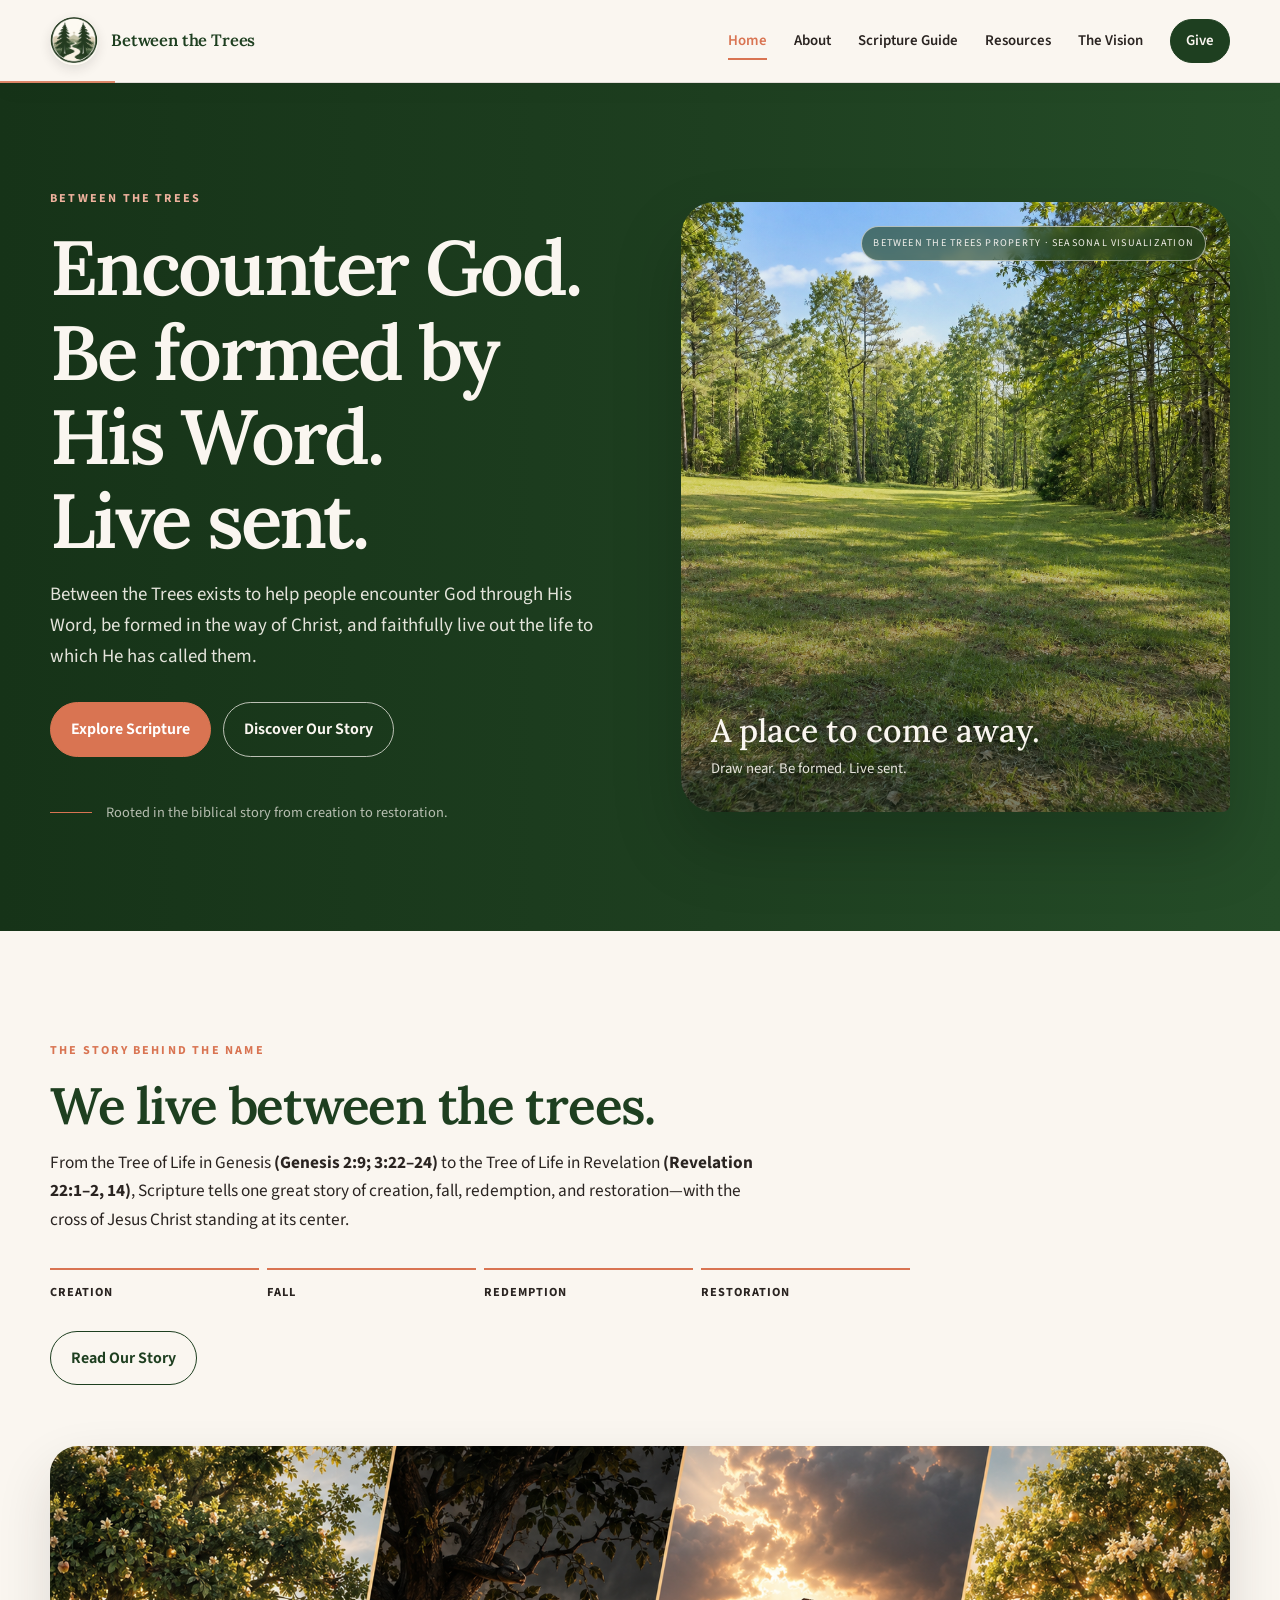
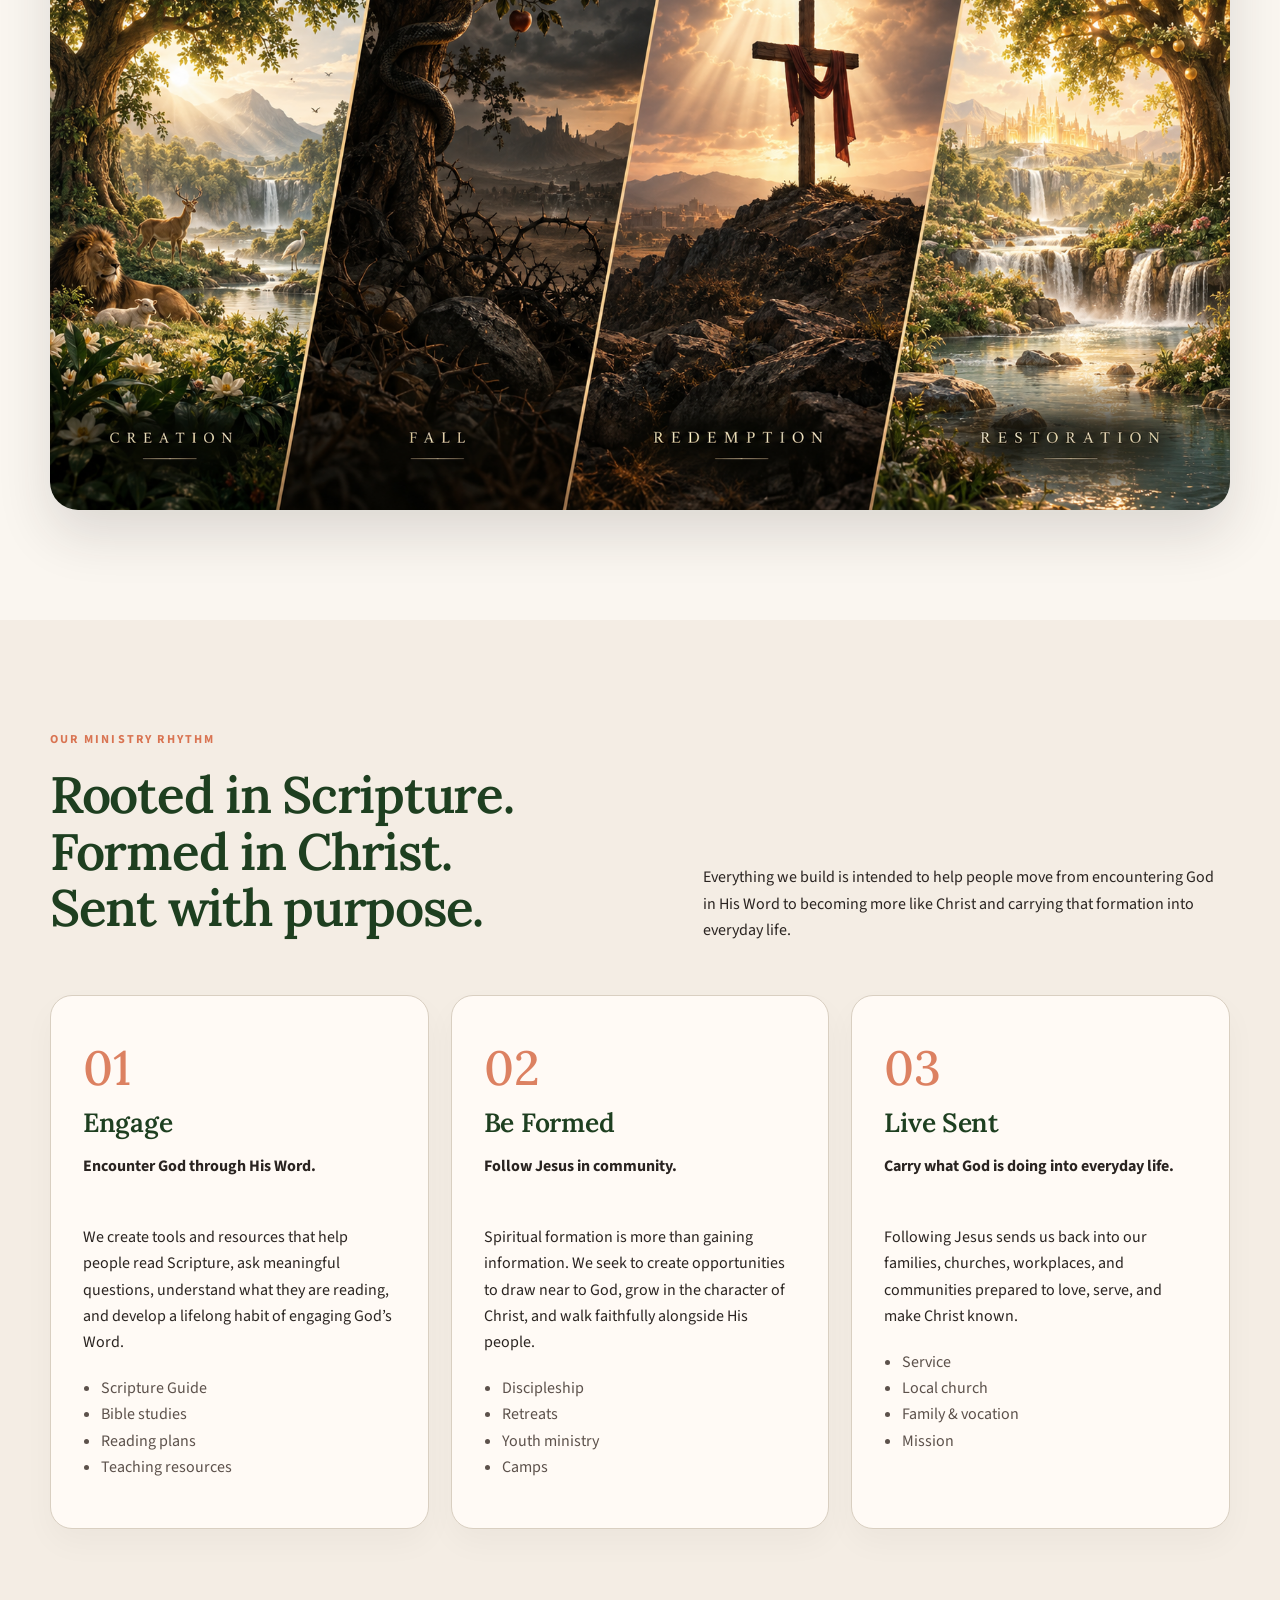
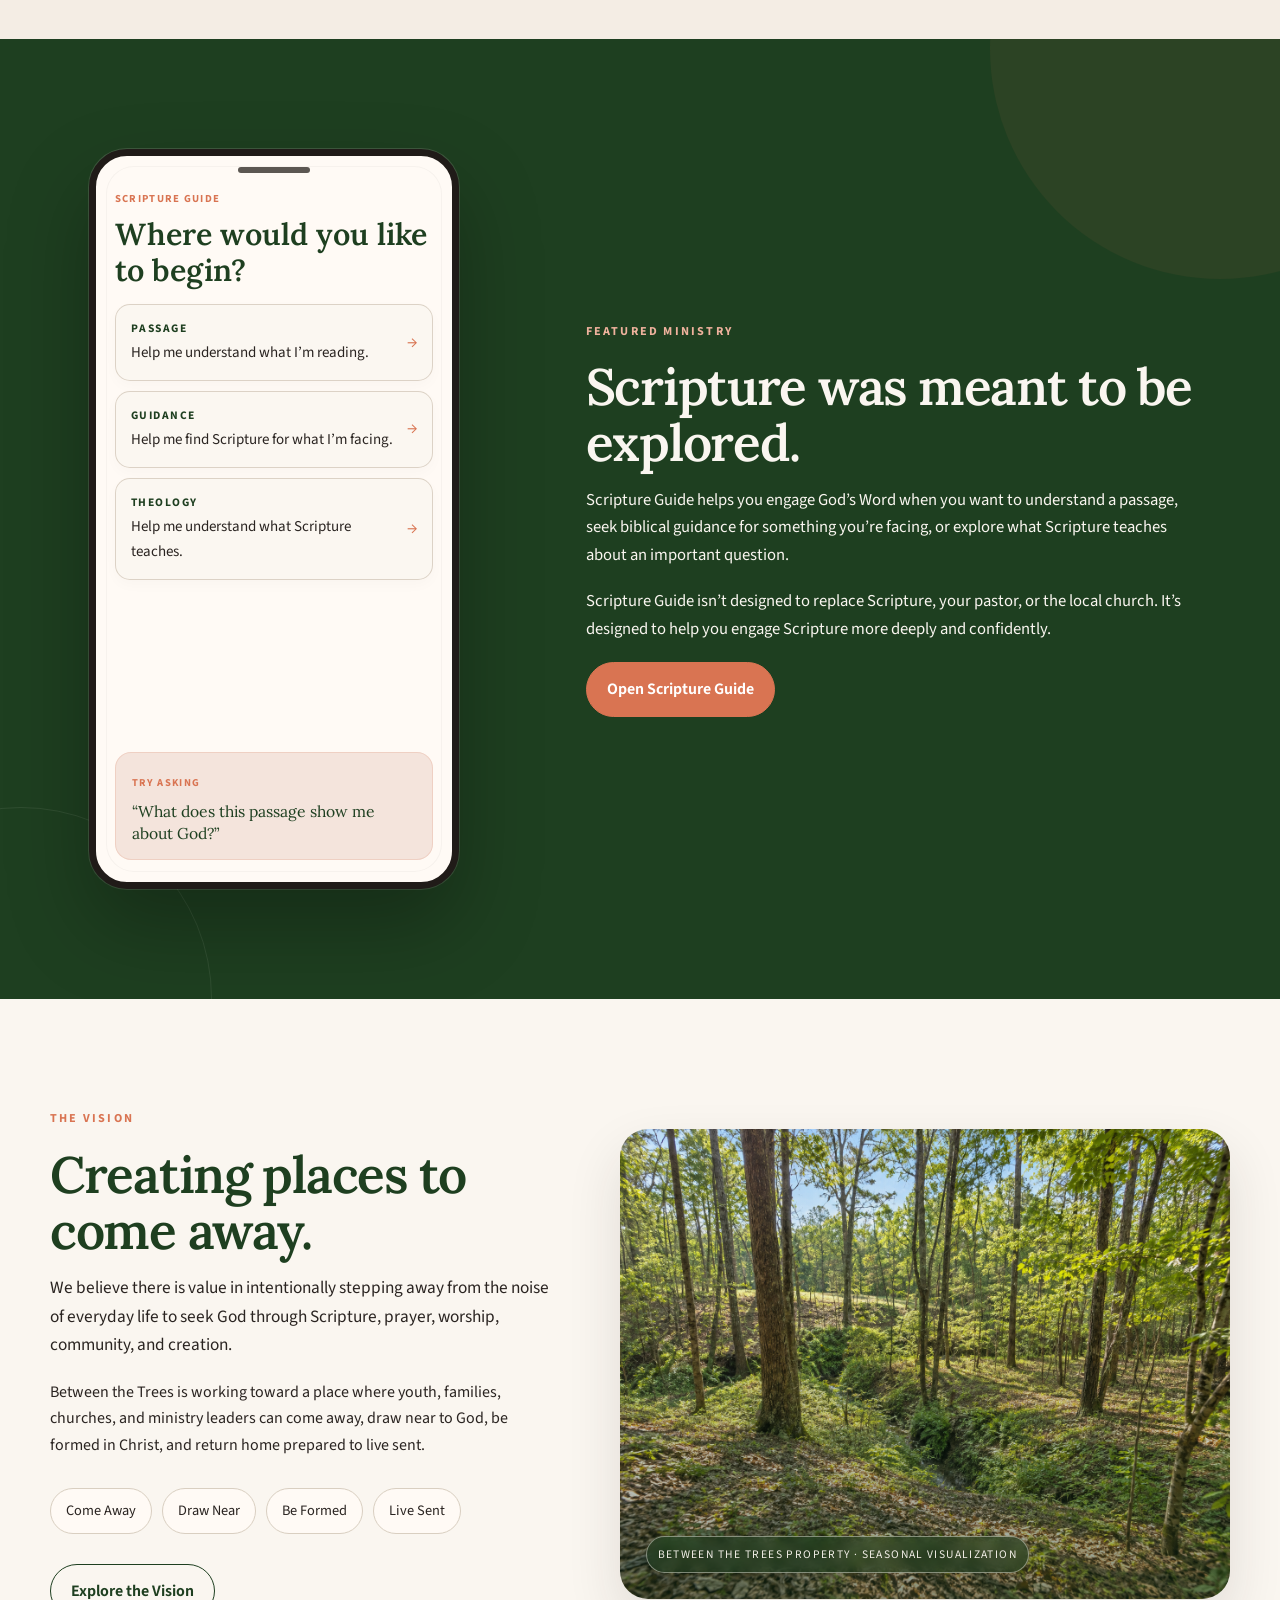
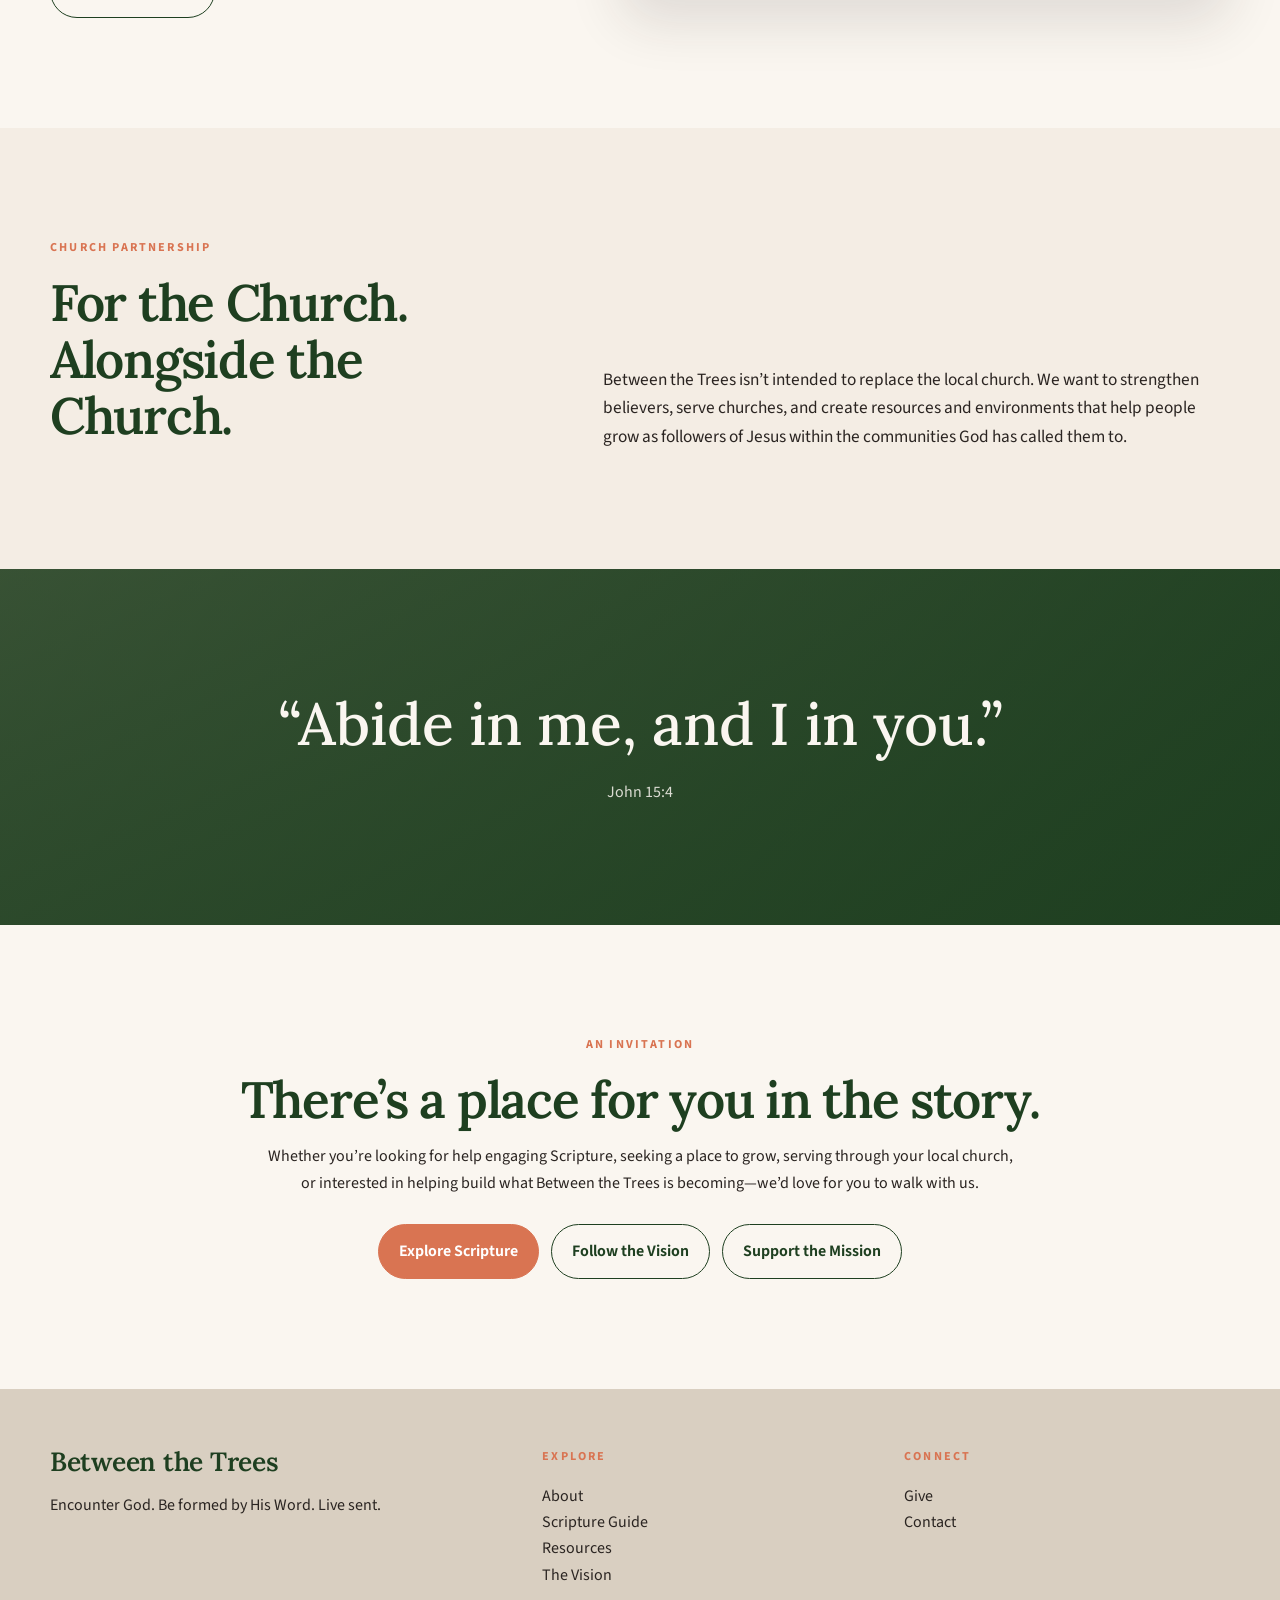
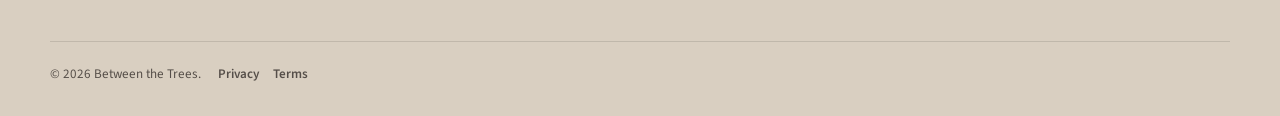
<file: index.html>
<!doctype html><html><head><meta charset="utf-8"><meta name="viewport" content="width=device-width,initial-scale=1"><title>Between the Trees</title><meta name="description" content="Helping people encounter God through Scripture, be formed in the way of Christ, and live faithfully for His purposes."><link rel="stylesheet" href="styles.css"></head><body>
<header><div class="container nav"><a class="brand" href="index.html"><span class="brand-mark"></span><span>Between the Trees</span></a><button class="menu" aria-label="Open menu">☰</button><nav class="navlinks"><a href="index.html">Home</a><a href="about.html">About</a><a href="scripture-guide.html">Scripture Guide</a><a href="resources.html">Resources</a><a href="vision.html">The Vision</a><a href="give.html">Give</a></nav></div></header>
<main><section class="hero"><div class="container"><div class="hero-shell"><div class="hero-copy"><div class="eyebrow hero-eyebrow">Between the Trees</div><h1>Encounter God.<br>Be formed by His Word.<br>Live sent.</h1><p class="lede">Between the Trees exists to help people encounter God through His Word, be formed in the way of Christ, and faithfully live out the life to which He has called them.</p><div class="actions"><a class="btn primary" href="scripture-guide.html">Explore Scripture</a><a class="btn secondary" href="#story">Discover Our Story</a></div><div class="hero-note"><span></span><p>Rooted in the biblical story from creation to restoration.</p></div></div><div class="hero-visual" role="img" aria-label="Seasonal visualization of the Between the Trees property"><div class="hero-photo-label">Between the Trees property · seasonal visualization</div><div class="hero-photo-caption"><strong>A place to come away.</strong><span>Draw near. Be formed. Live sent.</span></div></div></div></div></section>
<section class="section story-section" id="story"><div class="container story-grid"><div><div class="eyebrow">The story behind the name</div><h2>We live between the trees.</h2><p class="section-lede">From the Tree of Life in Genesis <strong>(Genesis 2:9; 3:22–24)</strong> to the Tree of Life in Revelation <strong>(Revelation 22:1–2, 14)</strong>, Scripture tells one great story of creation, fall, redemption, and restoration—with the cross of Jesus Christ standing at its center.</p><div class="timeline"><div>Creation</div><div>Fall</div><div>Redemption</div><div>Restoration</div></div><p style="margin-top:28px"><a class="btn secondary" href="about.html">Read Our Story</a></p></div><div class="story-visual"><div class="visual-caption">Tree of Life → Exile → Cross → Tree of Life</div></div></div></section>
<section class="section alt"><div class="container"><div class="section-heading"><div><div class="eyebrow">Our ministry rhythm</div><h2>Rooted in Scripture.<br>Formed in Christ.<br>Sent with purpose.</h2></div><p>Everything we build is intended to help people move from encountering God in His Word to becoming more like Christ and carrying that formation into everyday life.</p></div><div class="cards"><div class="card"><div class="num">01</div><h3>Engage</h3><p class="card-tag"><strong>Encounter God through His Word.</strong></p><p>We create tools and resources that help people read Scripture, ask meaningful questions, understand what they are reading, and develop a lifelong habit of engaging God’s Word.</p><ul><li>Scripture Guide</li><li>Bible studies</li><li>Reading plans</li><li>Teaching resources</li></ul></div><div class="card"><div class="num">02</div><h3>Be Formed</h3><p class="card-tag"><strong>Follow Jesus in community.</strong></p><p>Spiritual formation is more than gaining information. We seek to create opportunities to draw near to God, grow in the character of Christ, and walk faithfully alongside His people.</p><ul><li>Discipleship</li><li>Retreats</li><li>Youth ministry</li><li>Camps</li></ul></div><div class="card"><div class="num">03</div><h3>Live Sent</h3><p class="card-tag"><strong>Carry what God is doing into everyday life.</strong></p><p>Following Jesus sends us back into our families, churches, workplaces, and communities prepared to love, serve, and make Christ known.</p><ul><li>Service</li><li>Local church</li><li>Family & vocation</li><li>Mission</li></ul></div></div></div></section>
<section class="section guide"><div class="container"><div class="guide-shell"><div class="phone"><div class="kicker">Scripture Guide</div><div class="screen-title">Where would you like to begin?</div><div class="mode"><b>PASSAGE</b>Help me understand what I’m reading.</div><div class="mode"><b>GUIDANCE</b>Help me find Scripture for what I’m facing.</div><div class="mode"><b>THEOLOGY</b>Help me understand what Scripture teaches.</div><div class="phone-prompt"><span>Try asking</span><p>“What does this passage show me about God?”</p></div></div><div class="guide-copy"><div class="eyebrow">Featured ministry</div><h2>Scripture was meant to be explored.</h2><p>Scripture Guide helps you engage God’s Word when you want to understand a passage, seek biblical guidance for something you’re facing, or explore what Scripture teaches about an important question.</p><p>Scripture Guide isn’t designed to replace Scripture, your pastor, or the local church. It’s designed to help you engage Scripture more deeply and confidently.</p><a class="btn primary" href="scripture-guide.html">Open Scripture Guide</a></div></div></div></section>
<section class="section"><div class="container split vision-split"><div><div class="eyebrow">The vision</div><h2>Creating places to come away.</h2><p class="section-lede">We believe there is value in intentionally stepping away from the noise of everyday life to seek God through Scripture, prayer, worship, community, and creation.</p><p>Between the Trees is working toward a place where youth, families, churches, and ministry leaders can come away, draw near to God, be formed in Christ, and return home prepared to live sent.</p><div class="rhythm"><span>Come Away</span><span>Draw Near</span><span>Be Formed</span><span>Live Sent</span></div><a class="btn secondary" href="vision.html">Explore the Vision</a></div><div class="vision-visual" role="img" aria-label="Seasonal visualization of the wooded ravine on the Between the Trees property"><div class="visual-caption">Between the Trees property · seasonal visualization</div></div></div></section>
<section class="section church"><div class="container church-grid"><div><div class="eyebrow">Church partnership</div><h2>For the Church.<br>Alongside the Church.</h2></div><p>Between the Trees isn’t intended to replace the local church. We want to strengthen believers, serve churches, and create resources and environments that help people grow as followers of Jesus within the communities God has called them to.</p></div></section>
<section class="scripture"><div class="container"><blockquote>“Abide in me, and I in you.”</blockquote><cite>John 15:4</cite></div></section>
<section class="section invite"><div class="container"><div class="eyebrow">An invitation</div><h2>There’s a place for you in the story.</h2><p>Whether you’re looking for help engaging Scripture, seeking a place to grow, serving through your local church, or interested in helping build what Between the Trees is becoming—we’d love for you to walk with us.</p><div class="actions"><a class="btn primary" href="scripture-guide.html">Explore Scripture</a><a class="btn secondary" href="vision.html">Follow the Vision</a><a class="btn secondary" href="give.html">Support the Mission</a></div></div></section></main>
<footer><div class="container"><div class="footer-grid"><div><h3>Between the Trees</h3><p>Encounter God. Be formed by His Word. Live sent.</p></div><div><p class="eyebrow">Explore</p><p><a href="about.html">About</a><br><a href="scripture-guide.html">Scripture Guide</a><br><a href="resources.html">Resources</a><br><a href="vision.html">The Vision</a></p></div><div><p class="eyebrow">Connect</p><p><a href="give.html">Give</a><br><a href="contact.html">Contact</a></p></div></div><div class="small">© 2026 Between the Trees.</div></div></footer><script src="site.js"></script></body></html>
</file>
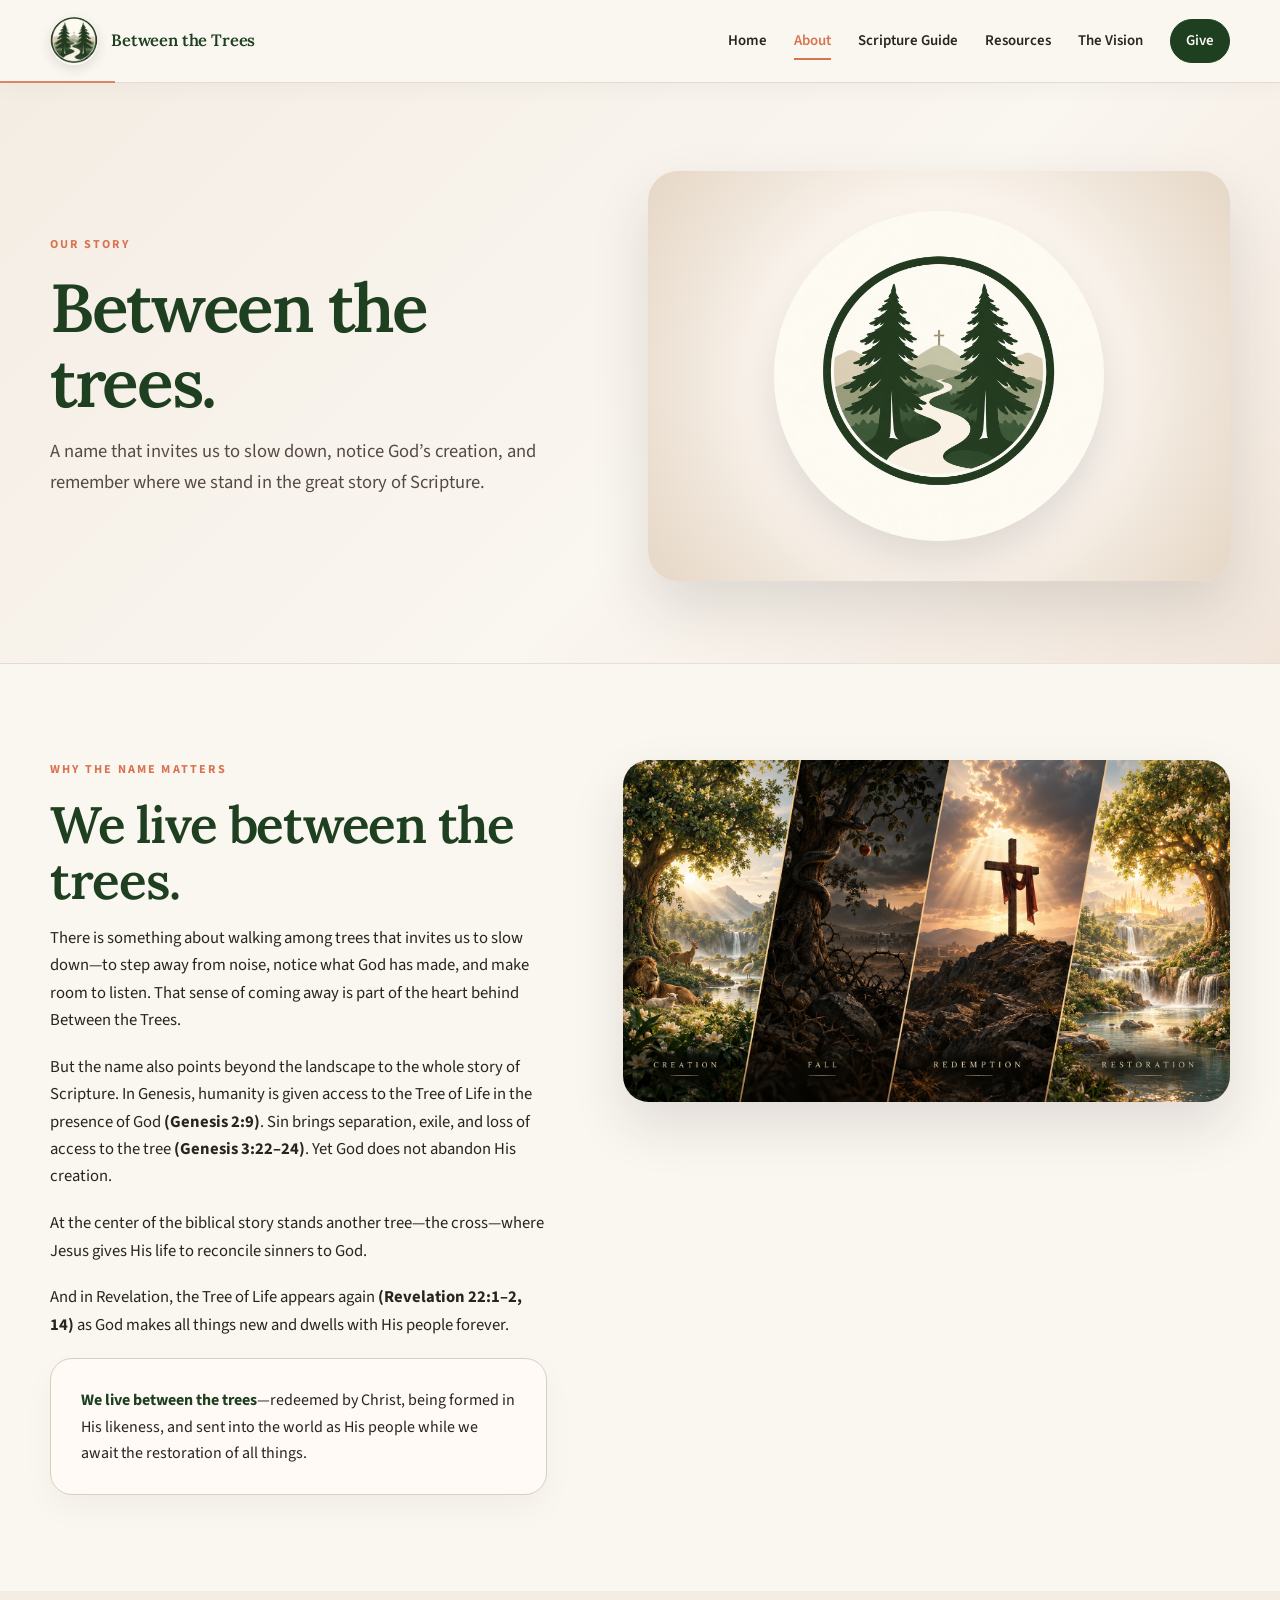
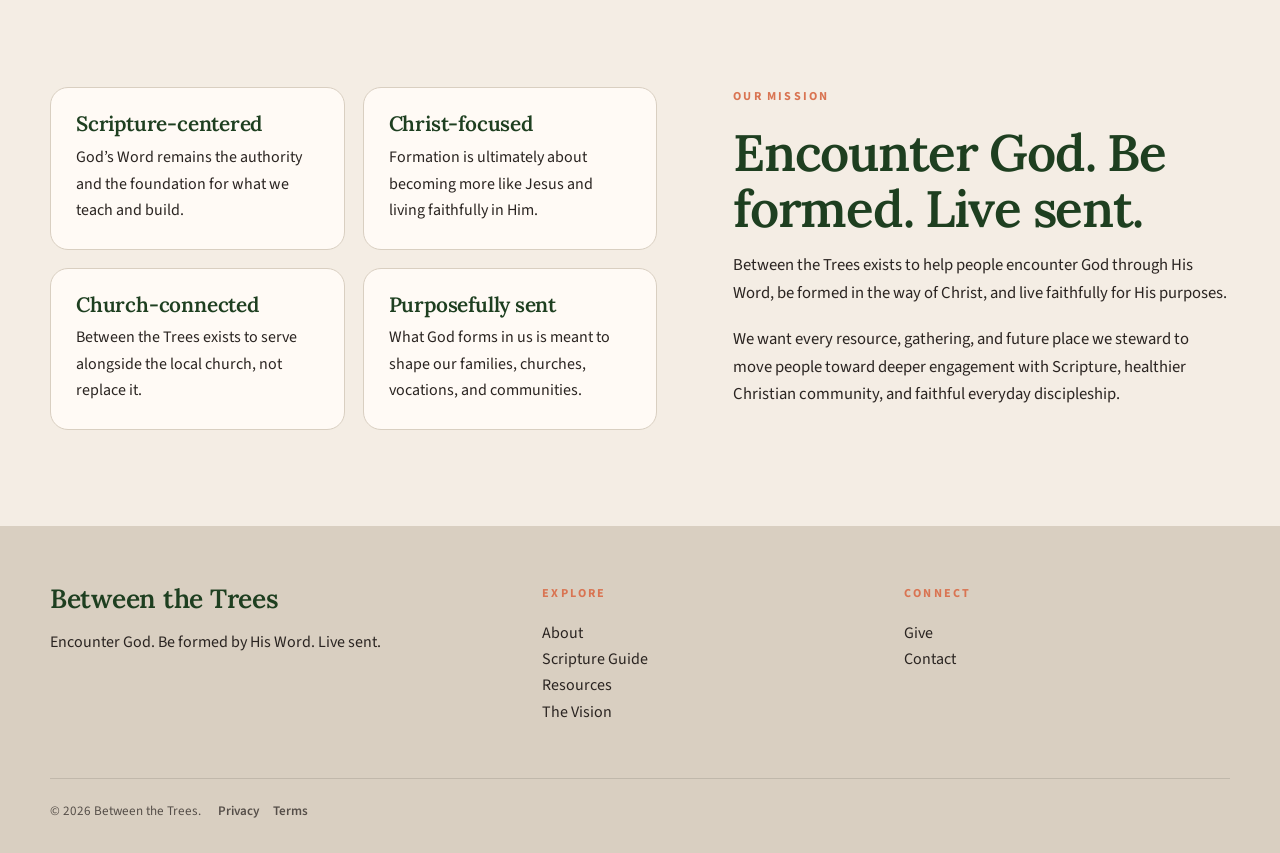
<file: about.html>
<!doctype html><html><head><meta charset="utf-8"><meta name="viewport" content="width=device-width,initial-scale=1"><title>About | Between the Trees</title><link rel="stylesheet" href="styles.css"><link rel="stylesheet" href="secondary.css"></head><body><header><div class="container nav"><a class="brand" href="index.html"><span class="brand-mark"></span><span>Between the Trees</span></a><button class="menu" aria-label="Open menu">☰</button><nav class="navlinks"><a href="index.html">Home</a><a href="about.html">About</a><a href="scripture-guide.html">Scripture Guide</a><a href="resources.html">Resources</a><a href="vision.html">The Vision</a><a href="give.html">Give</a></nav></div></header><main><section class="subpage-hero"><div class="container subpage-hero-grid"><div><div class="eyebrow">Our story</div><h1>Between the trees.</h1><p class="subpage-intro">A name that invites us to slow down, notice God’s creation, and remember where we stand in the great story of Scripture.</p></div><div class="subpage-visual emblem-visual"><img src="ChatGPT Image Sep 10, 2026, 08_27_53 AM.png" alt="Between the Trees emblem with two trees, a path, and a cross on a distant hill"></div></div></section><section class="content-band"><div class="container content-grid"><div class="content-copy"><div class="eyebrow">Why the name matters</div><h2>We live between the trees.</h2><p>There is something about walking among trees that invites us to slow down—to step away from noise, notice what God has made, and make room to listen. That sense of coming away is part of the heart behind Between the Trees.</p><p>But the name also points beyond the landscape to the whole story of Scripture. In Genesis, humanity is given access to the Tree of Life in the presence of God <strong>(Genesis 2:9)</strong>. Sin brings separation, exile, and loss of access to the tree <strong>(Genesis 3:22–24)</strong>. Yet God does not abandon His creation.</p><p>At the center of the biblical story stands another tree—the cross—where Jesus gives His life to reconcile sinners to God.</p><p>And in Revelation, the Tree of Life appears again <strong>(Revelation 22:1–2, 14)</strong> as God makes all things new and dwells with His people forever.</p><div class="story-callout"><strong>We live between the trees</strong>—redeemed by Christ, being formed in His likeness, and sent into the world as His people while we await the restoration of all things.</div></div><div class="montage-wide" role="img" aria-label="Creation, Fall, Redemption, and Restoration"></div></div></section><section class="content-band alt"><div class="container content-grid reverse"><div class="values-grid"><div class="value-card"><h3>Scripture-centered</h3><p>God’s Word remains the authority and the foundation for what we teach and build.</p></div><div class="value-card"><h3>Christ-focused</h3><p>Formation is ultimately about becoming more like Jesus and living faithfully in Him.</p></div><div class="value-card"><h3>Church-connected</h3><p>Between the Trees exists to serve alongside the local church, not replace it.</p></div><div class="value-card"><h3>Purposefully sent</h3><p>What God forms in us is meant to shape our families, churches, vocations, and communities.</p></div></div><div class="content-copy"><div class="eyebrow">Our mission</div><h2>Encounter God. Be formed. Live sent.</h2><p>Between the Trees exists to help people encounter God through His Word, be formed in the way of Christ, and live faithfully for His purposes.</p><p>We want every resource, gathering, and future place we steward to move people toward deeper engagement with Scripture, healthier Christian community, and faithful everyday discipleship.</p></div></div></section></main><footer><div class="container"><div class="footer-grid"><div><h3>Between the Trees</h3><p>Encounter God. Be formed by His Word. Live sent.</p></div><div><p class="eyebrow">Explore</p><p><a href="about.html">About</a><br><a href="scripture-guide.html">Scripture Guide</a><br><a href="resources.html">Resources</a><br><a href="vision.html">The Vision</a></p></div><div><p class="eyebrow">Connect</p><p><a href="give.html">Give</a><br><a href="contact.html">Contact</a></p></div></div><div class="small">© 2026 Between the Trees.</div></div></footer><script src="site.js"></script></body></html>
</file>
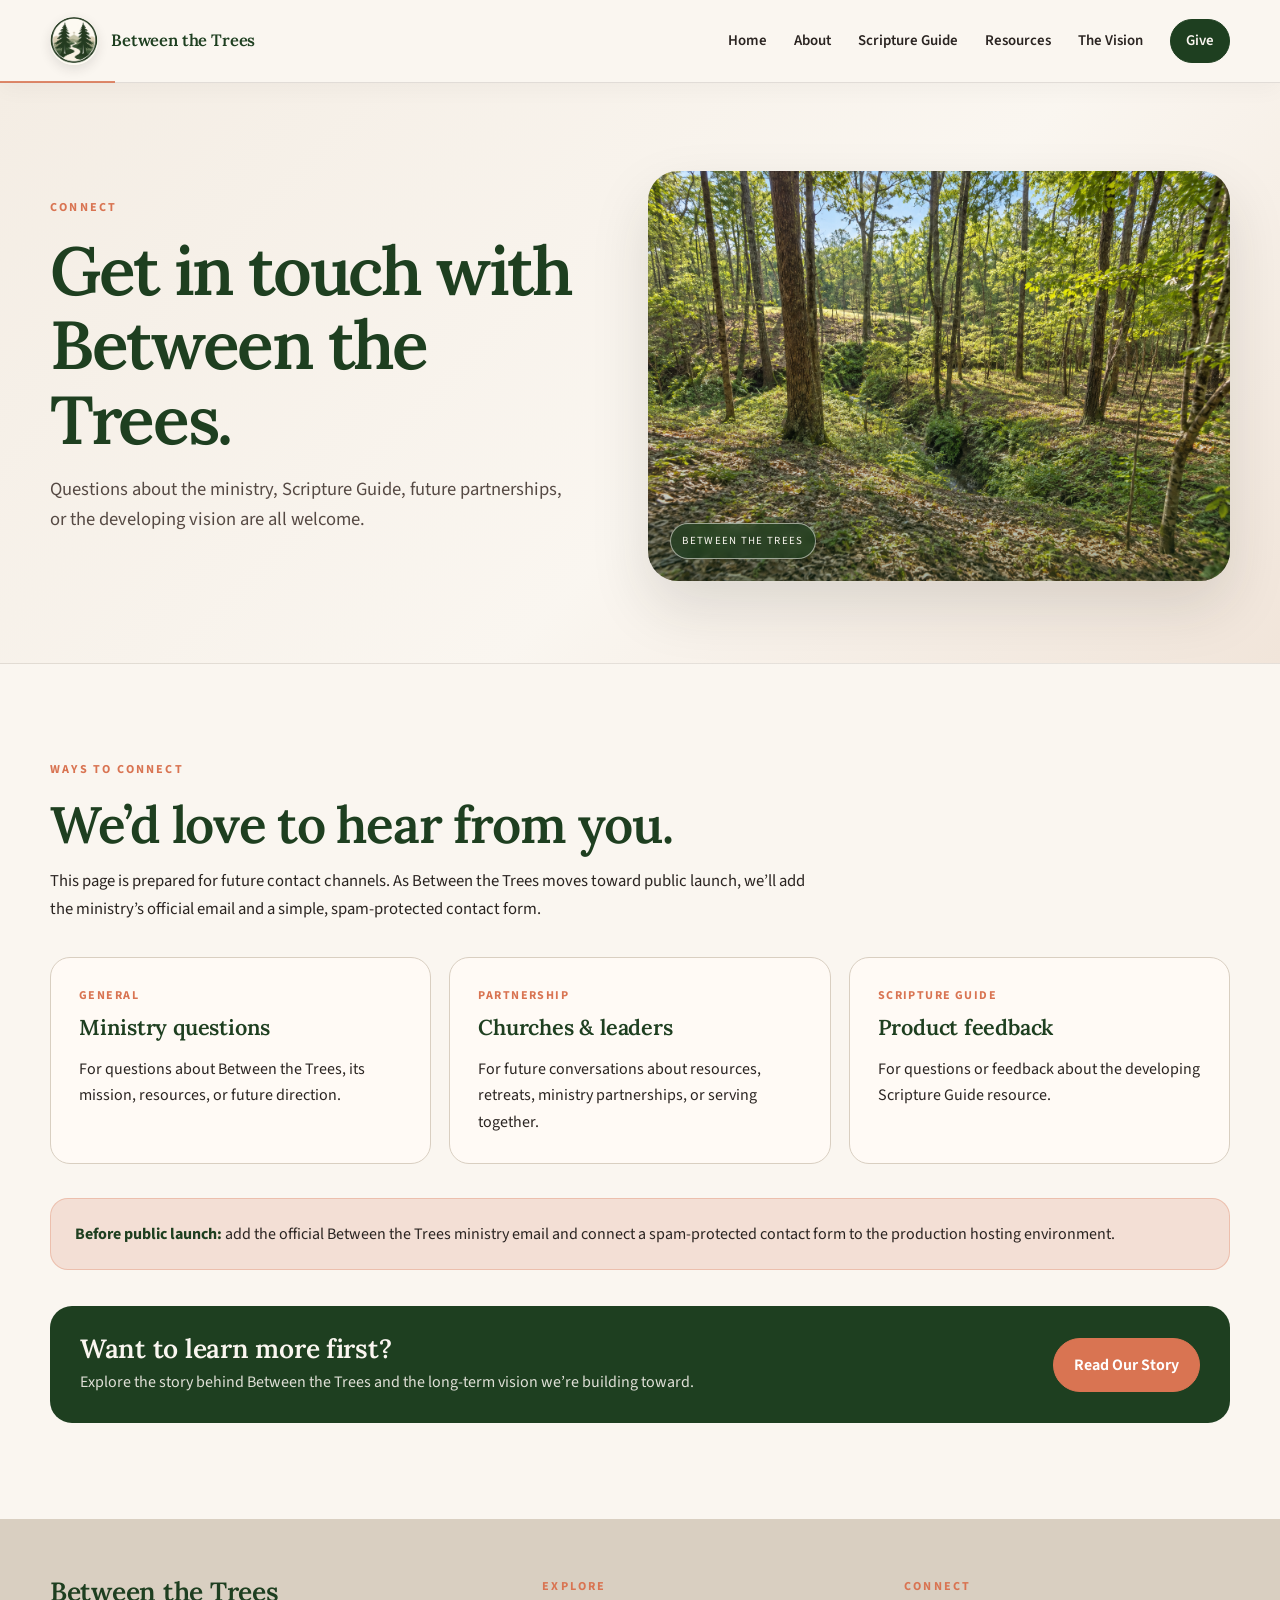
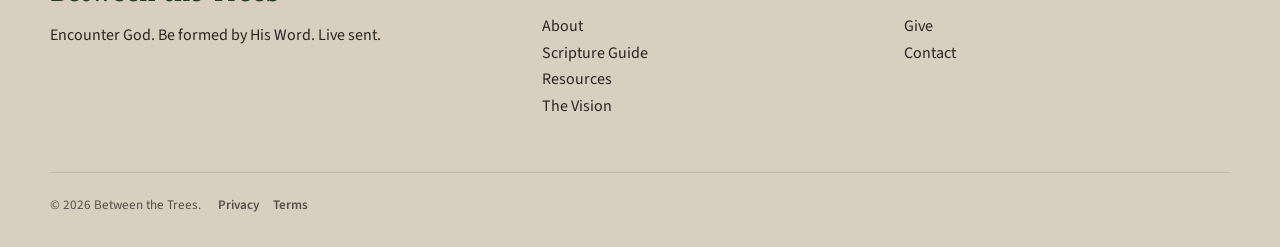
<file: contact.html>
<!doctype html><html><head><meta charset="utf-8"><meta name="viewport" content="width=device-width,initial-scale=1"><title>Contact | Between the Trees</title><link rel="stylesheet" href="styles.css"><link rel="stylesheet" href="secondary.css"></head><body><header><div class="container nav"><a class="brand" href="index.html"><span class="brand-mark"></span><span>Between the Trees</span></a><button class="menu" aria-label="Open menu">☰</button><nav class="navlinks"><a href="index.html">Home</a><a href="about.html">About</a><a href="scripture-guide.html">Scripture Guide</a><a href="resources.html">Resources</a><a href="vision.html">The Vision</a><a href="give.html">Give</a></nav></div></header><main><section class="subpage-hero"><div class="container subpage-hero-grid"><div><div class="eyebrow">Connect</div><h1>Get in touch with Between the Trees.</h1><p class="subpage-intro">Questions about the ministry, Scripture Guide, future partnerships, or the developing vision are all welcome.</p></div><div class="subpage-visual woods-page-visual"><div class="visual-label">Between the Trees</div></div></div></section><section class="content-band"><div class="container"><div class="content-copy"><div class="eyebrow">Ways to connect</div><h2>We’d love to hear from you.</h2><p>This page is prepared for future contact channels. As Between the Trees moves toward public launch, we’ll add the ministry’s official email and a simple, spam-protected contact form.</p></div><div class="contact-grid"><div class="contact-card"><div class="kicker">General</div><h3>Ministry questions</h3><p>For questions about Between the Trees, its mission, resources, or future direction.</p></div><div class="contact-card"><div class="kicker">Partnership</div><h3>Churches & leaders</h3><p>For future conversations about resources, retreats, ministry partnerships, or serving together.</p></div><div class="contact-card"><div class="kicker">Scripture Guide</div><h3>Product feedback</h3><p>For questions or feedback about the developing Scripture Guide resource.</p></div></div><div class="status-banner"><strong>Before public launch:</strong> add the official Between the Trees ministry email and connect a spam-protected contact form to the production hosting environment.</div><div class="mini-cta"><div><h3>Want to learn more first?</h3><p>Explore the story behind Between the Trees and the long-term vision we’re building toward.</p></div><a class="btn primary" href="about.html">Read Our Story</a></div></div></section></main><footer><div class="container"><div class="footer-grid"><div><h3>Between the Trees</h3><p>Encounter God. Be formed by His Word. Live sent.</p></div><div><p class="eyebrow">Explore</p><p><a href="about.html">About</a><br><a href="scripture-guide.html">Scripture Guide</a><br><a href="resources.html">Resources</a><br><a href="vision.html">The Vision</a></p></div><div><p class="eyebrow">Connect</p><p><a href="give.html">Give</a><br><a href="contact.html">Contact</a></p></div></div><div class="small">© 2026 Between the Trees.</div></div></footer><script src="site.js"></script></body></html>
</file>
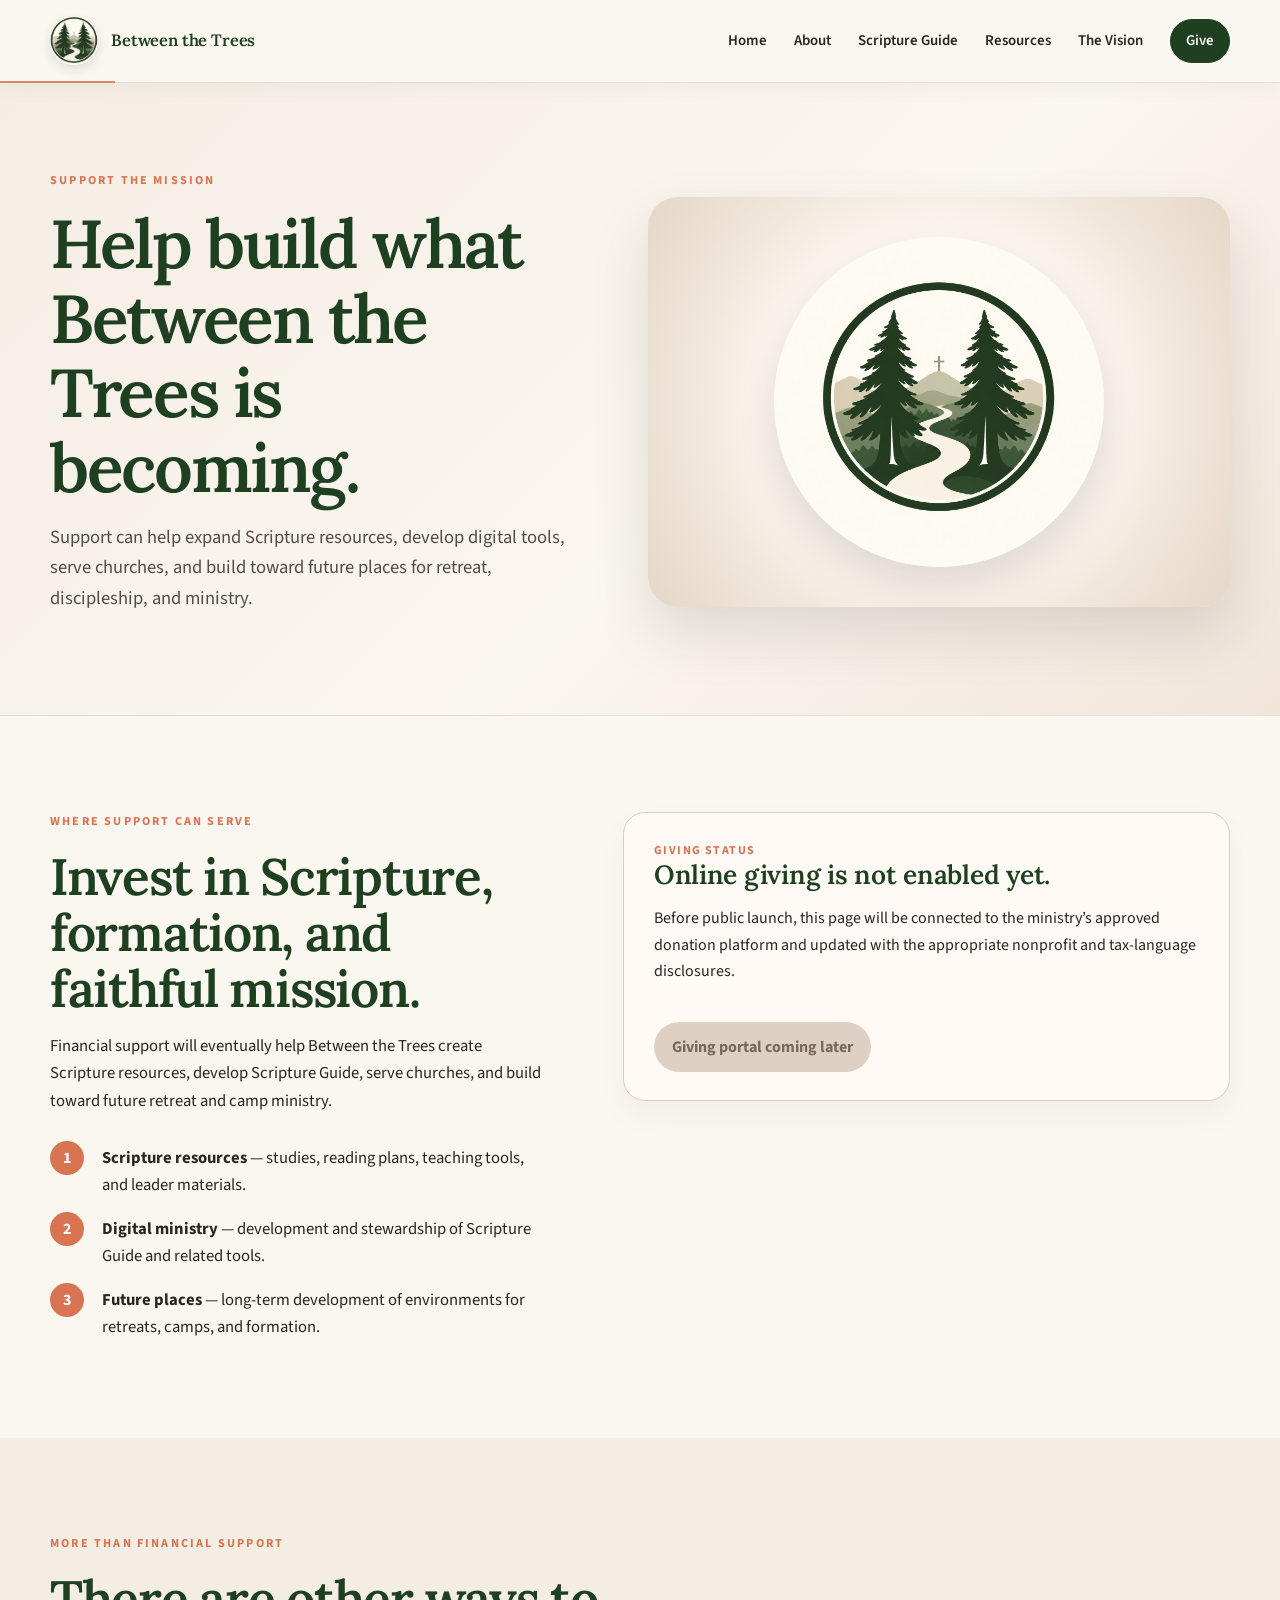
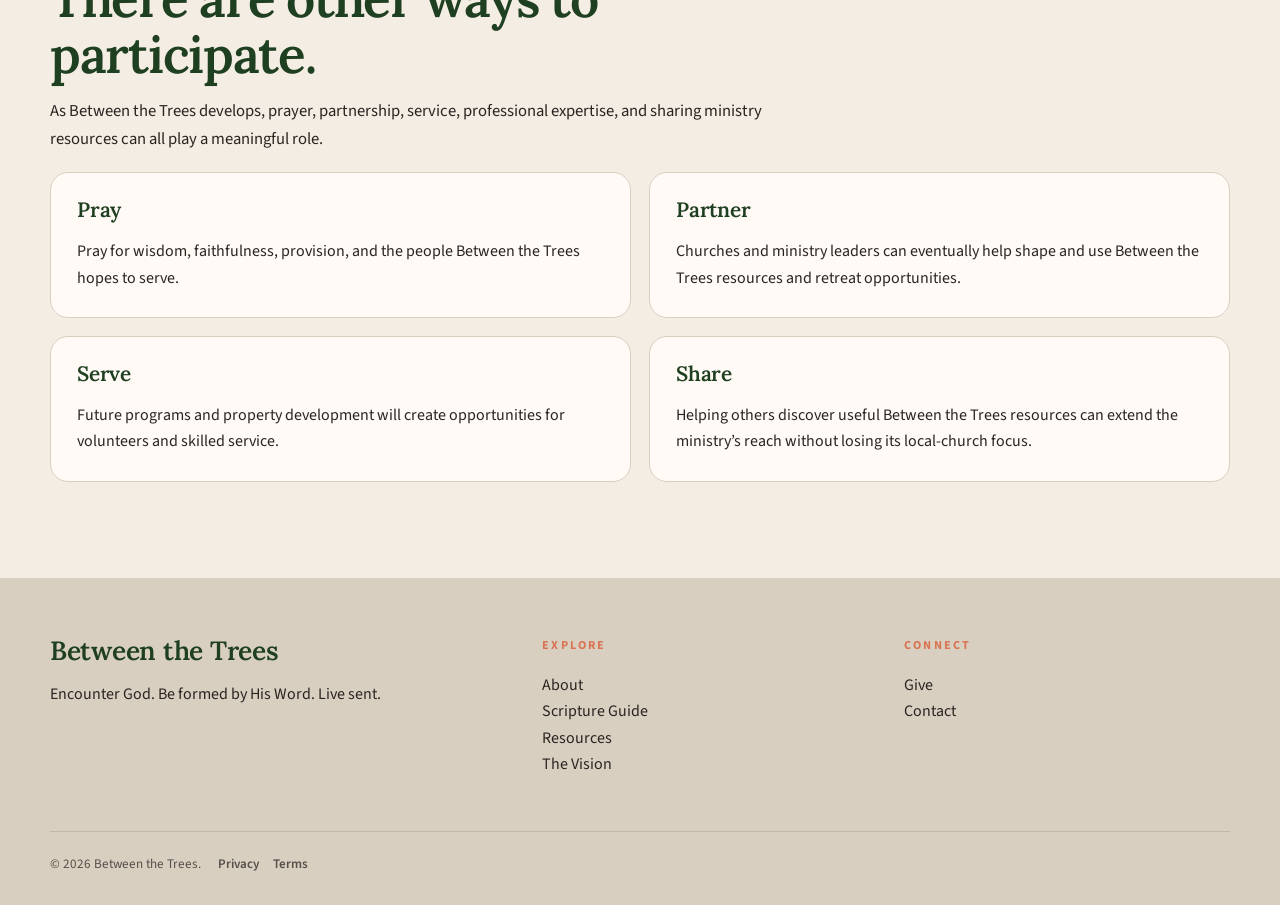
<file: give.html>
<!doctype html><html><head><meta charset="utf-8"><meta name="viewport" content="width=device-width,initial-scale=1"><title>Give | Between the Trees</title><link rel="stylesheet" href="styles.css"><link rel="stylesheet" href="secondary.css"></head><body><header><div class="container nav"><a class="brand" href="index.html"><span class="brand-mark"></span><span>Between the Trees</span></a><button class="menu" aria-label="Open menu">☰</button><nav class="navlinks"><a href="index.html">Home</a><a href="about.html">About</a><a href="scripture-guide.html">Scripture Guide</a><a href="resources.html">Resources</a><a href="vision.html">The Vision</a><a href="give.html">Give</a></nav></div></header><main><section class="subpage-hero"><div class="container subpage-hero-grid"><div><div class="eyebrow">Support the mission</div><h1>Help build what Between the Trees is becoming.</h1><p class="subpage-intro">Support can help expand Scripture resources, develop digital tools, serve churches, and build toward future places for retreat, discipleship, and ministry.</p></div><div class="subpage-visual emblem-visual"><img src="ChatGPT Image Sep 10, 2026, 08_27_53 AM.png" alt="Between the Trees emblem"></div></div></section><section class="content-band"><div class="container content-grid"><div class="content-copy"><div class="eyebrow">Where support can serve</div><h2>Invest in Scripture, formation, and faithful mission.</h2><p>Financial support will eventually help Between the Trees create Scripture resources, develop Scripture Guide, serve churches, and build toward future retreat and camp ministry.</p><div class="purpose-list"><div class="purpose-item"><span>1</span><p><strong>Scripture resources</strong> — studies, reading plans, teaching tools, and leader materials.</p></div><div class="purpose-item"><span>2</span><p><strong>Digital ministry</strong> — development and stewardship of Scripture Guide and related tools.</p></div><div class="purpose-item"><span>3</span><p><strong>Future places</strong> — long-term development of environments for retreats, camps, and formation.</p></div></div></div><div class="story-callout"><div class="kicker">Giving status</div><h3>Online giving is not enabled yet.</h3><p>Before public launch, this page will be connected to the ministry’s approved donation platform and updated with the appropriate nonprofit and tax-language disclosures.</p><div class="disabled-action">Giving portal coming later</div></div></div></section><section class="content-band alt"><div class="container"><div class="content-copy"><div class="eyebrow">More than financial support</div><h2>There are other ways to participate.</h2><p>As Between the Trees develops, prayer, partnership, service, professional expertise, and sharing ministry resources can all play a meaningful role.</p></div><div class="participation-grid"><div class="participation-card"><h3>Pray</h3><p>Pray for wisdom, faithfulness, provision, and the people Between the Trees hopes to serve.</p></div><div class="participation-card"><h3>Partner</h3><p>Churches and ministry leaders can eventually help shape and use Between the Trees resources and retreat opportunities.</p></div><div class="participation-card"><h3>Serve</h3><p>Future programs and property development will create opportunities for volunteers and skilled service.</p></div><div class="participation-card"><h3>Share</h3><p>Helping others discover useful Between the Trees resources can extend the ministry’s reach without losing its local-church focus.</p></div></div></div></section></main><footer><div class="container"><div class="footer-grid"><div><h3>Between the Trees</h3><p>Encounter God. Be formed by His Word. Live sent.</p></div><div><p class="eyebrow">Explore</p><p><a href="about.html">About</a><br><a href="scripture-guide.html">Scripture Guide</a><br><a href="resources.html">Resources</a><br><a href="vision.html">The Vision</a></p></div><div><p class="eyebrow">Connect</p><p><a href="give.html">Give</a><br><a href="contact.html">Contact</a></p></div></div><div class="small">© 2026 Between the Trees.</div></div></footer><script src="site.js"></script></body></html>
</file>
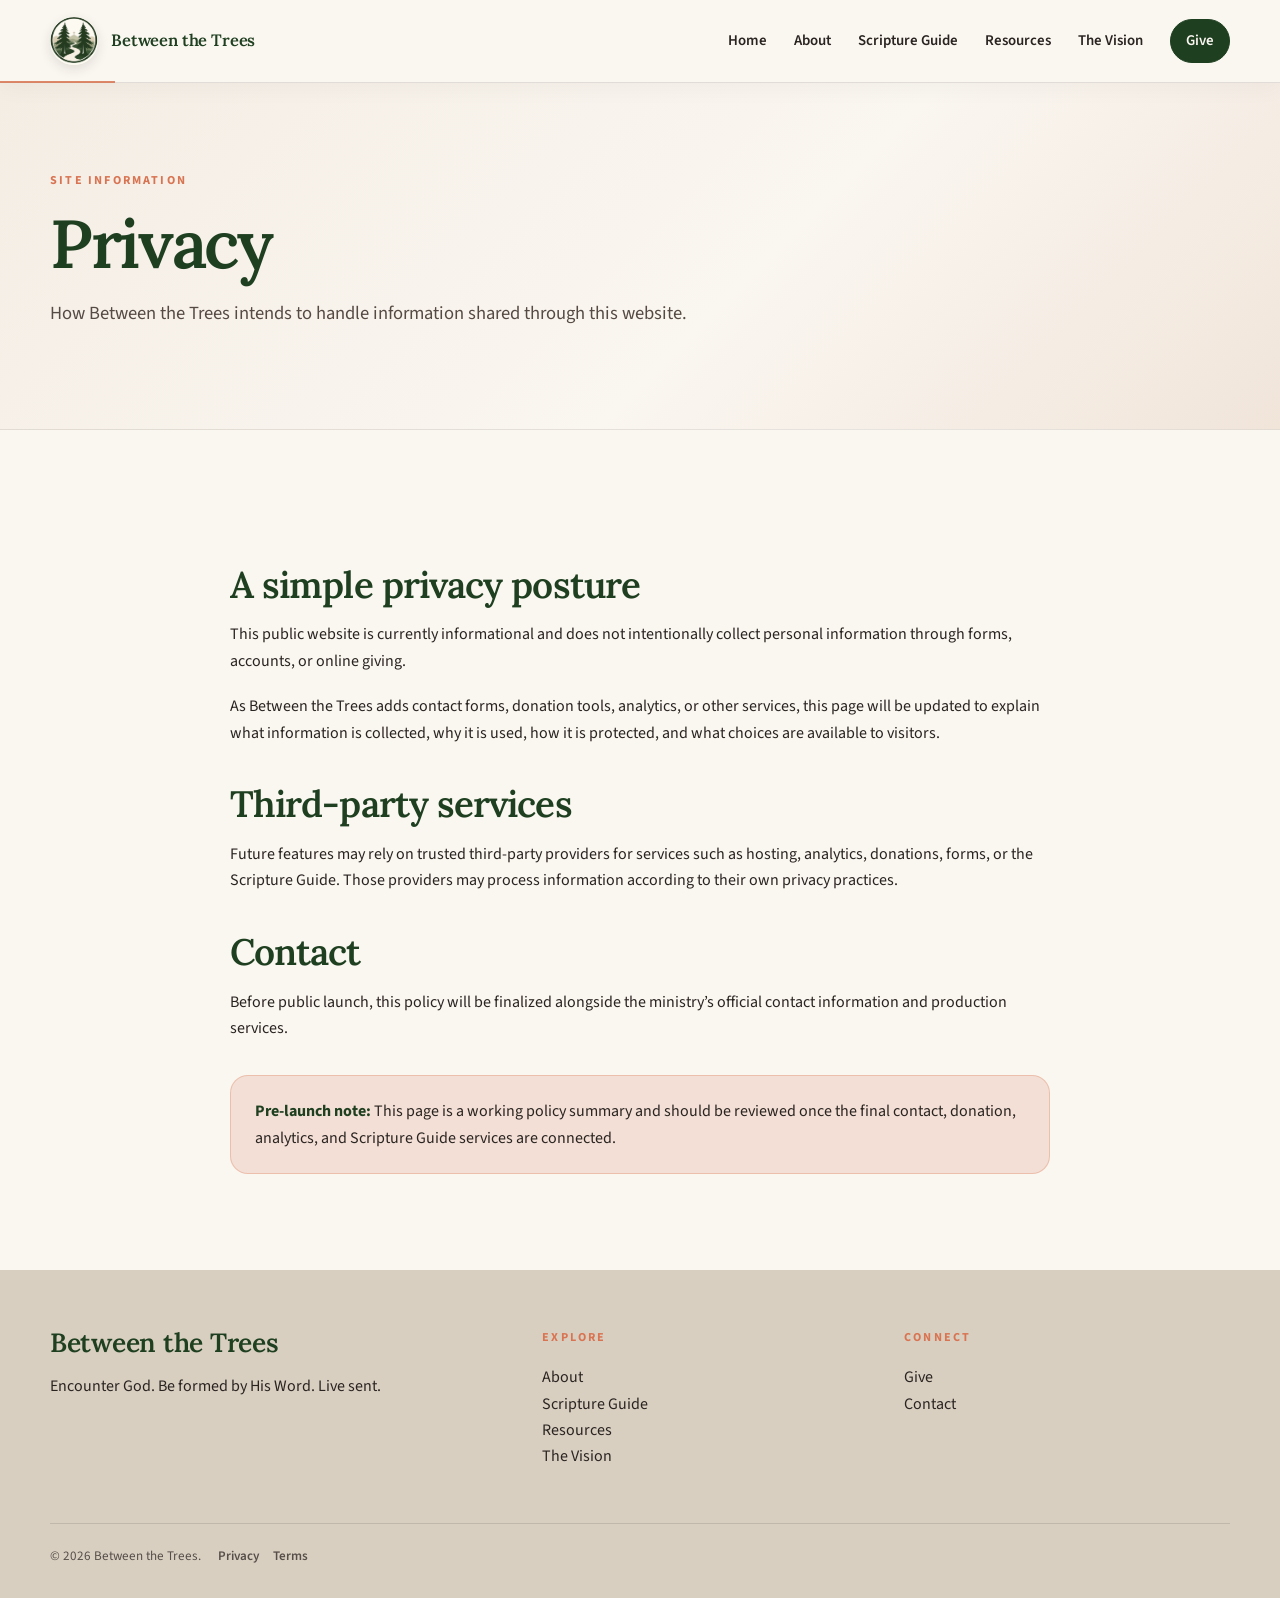
<file: privacy.html>
<!doctype html><html><head><meta charset="utf-8"><meta name="viewport" content="width=device-width,initial-scale=1"><title>Privacy | Between the Trees</title><meta name="description" content="Privacy information for Between the Trees."><link rel="stylesheet" href="styles.css"><link rel="stylesheet" href="secondary.css"></head><body><header><div class="container nav"><a class="brand" href="index.html"><span class="brand-mark"></span><span>Between the Trees</span></a><button class="menu" aria-label="Open menu">☰</button><nav class="navlinks"><a href="index.html">Home</a><a href="about.html">About</a><a href="scripture-guide.html">Scripture Guide</a><a href="resources.html">Resources</a><a href="vision.html">The Vision</a><a href="give.html">Give</a></nav></div></header><main><section class="subpage-hero"><div class="container"><div class="eyebrow">Site information</div><h1>Privacy</h1><p class="subpage-intro">How Between the Trees intends to handle information shared through this website.</p></div></section><section class="content-band"><div class="container prose"><h2>A simple privacy posture</h2><p>This public website is currently informational and does not intentionally collect personal information through forms, accounts, or online giving.</p><p>As Between the Trees adds contact forms, donation tools, analytics, or other services, this page will be updated to explain what information is collected, why it is used, how it is protected, and what choices are available to visitors.</p><h2>Third-party services</h2><p>Future features may rely on trusted third-party providers for services such as hosting, analytics, donations, forms, or the Scripture Guide. Those providers may process information according to their own privacy practices.</p><h2>Contact</h2><p>Before public launch, this policy will be finalized alongside the ministry’s official contact information and production services.</p><div class="status-banner"><strong>Pre-launch note:</strong> This page is a working policy summary and should be reviewed once the final contact, donation, analytics, and Scripture Guide services are connected.</div></div></section></main><footer><div class="container"><div class="footer-grid"><div><h3>Between the Trees</h3><p>Encounter God. Be formed by His Word. Live sent.</p></div><div><p class="eyebrow">Explore</p><p><a href="about.html">About</a><br><a href="scripture-guide.html">Scripture Guide</a><br><a href="resources.html">Resources</a><br><a href="vision.html">The Vision</a></p></div><div><p class="eyebrow">Connect</p><p><a href="give.html">Give</a><br><a href="contact.html">Contact</a></p></div></div><div class="small">© 2026 Between the Trees.</div></div></footer><script src="site.js"></script></body></html>
</file>
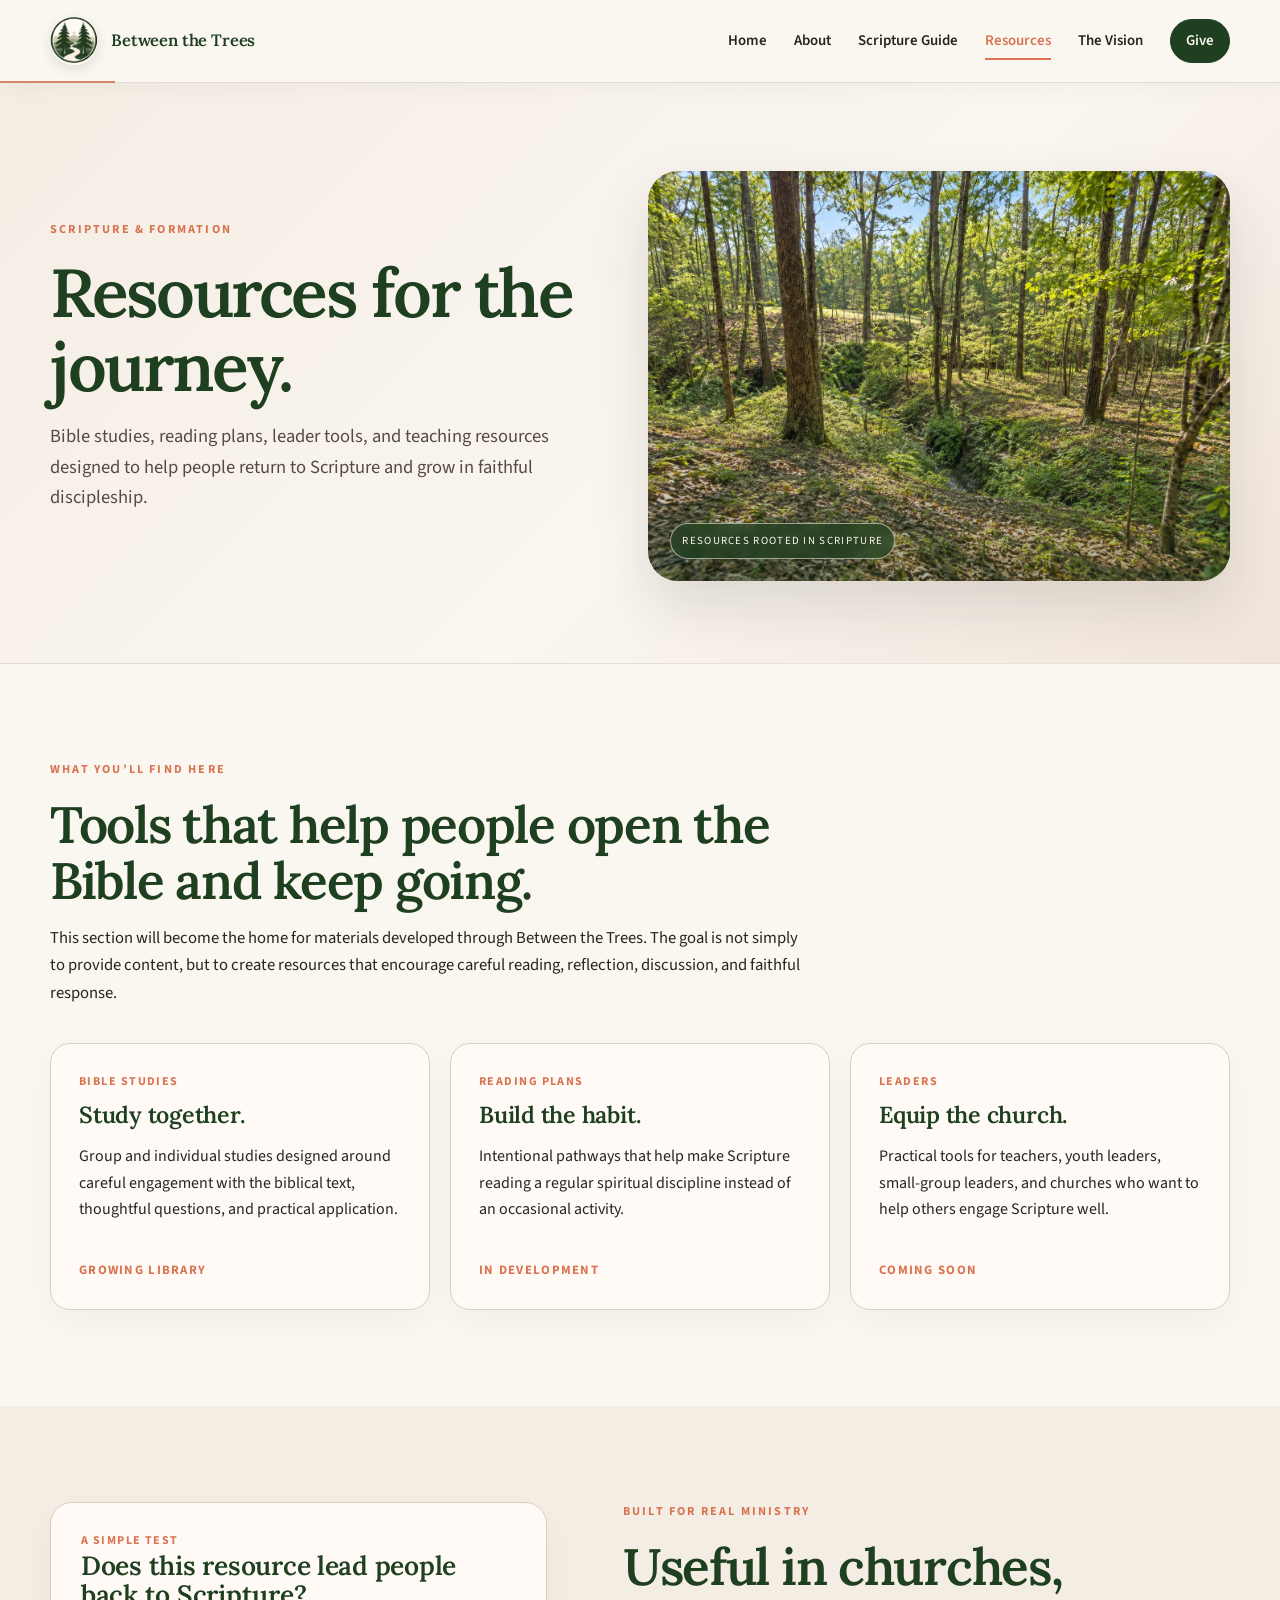
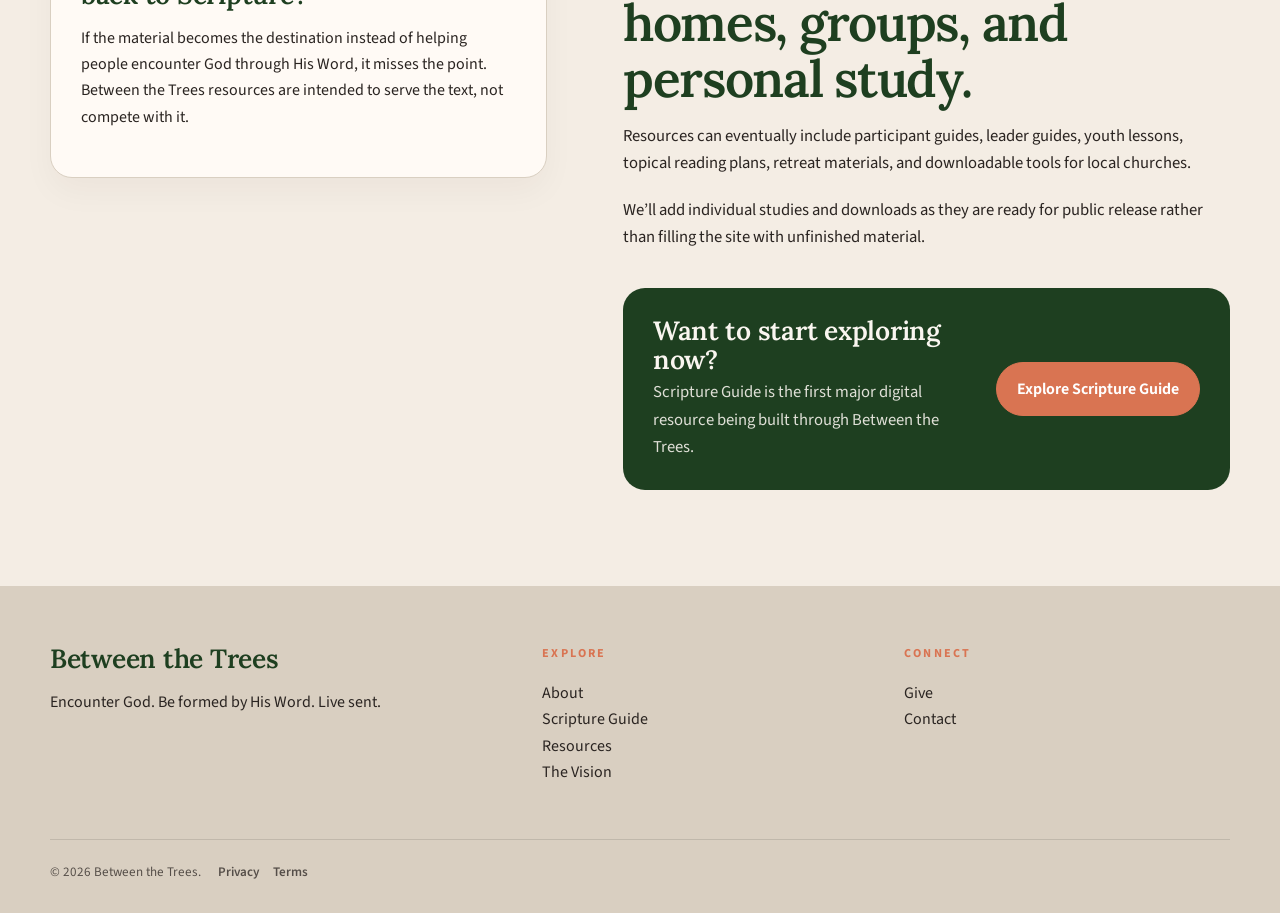
<file: resources.html>
<!doctype html><html><head><meta charset="utf-8"><meta name="viewport" content="width=device-width,initial-scale=1"><title>Resources | Between the Trees</title><link rel="stylesheet" href="styles.css"><link rel="stylesheet" href="secondary.css"></head><body><header><div class="container nav"><a class="brand" href="index.html"><span class="brand-mark"></span><span>Between the Trees</span></a><button class="menu" aria-label="Open menu">☰</button><nav class="navlinks"><a href="index.html">Home</a><a href="about.html">About</a><a href="scripture-guide.html">Scripture Guide</a><a href="resources.html">Resources</a><a href="vision.html">The Vision</a><a href="give.html">Give</a></nav></div></header><main><section class="subpage-hero"><div class="container subpage-hero-grid"><div><div class="eyebrow">Scripture & formation</div><h1>Resources for the journey.</h1><p class="subpage-intro">Bible studies, reading plans, leader tools, and teaching resources designed to help people return to Scripture and grow in faithful discipleship.</p></div><div class="subpage-visual woods-page-visual"><div class="visual-label">Resources rooted in Scripture</div></div></div></section><section class="content-band"><div class="container"><div class="content-copy"><div class="eyebrow">What you’ll find here</div><h2>Tools that help people open the Bible and keep going.</h2><p>This section will become the home for materials developed through Between the Trees. The goal is not simply to provide content, but to create resources that encourage careful reading, reflection, discussion, and faithful response.</p></div><div class="feature-cards"><div class="feature-card resource-feature"><div class="kicker">Bible studies</div><h3>Study together.</h3><p>Group and individual studies designed around careful engagement with the biblical text, thoughtful questions, and practical application.</p><div class="resource-status">Growing library</div></div><div class="feature-card resource-feature"><div class="kicker">Reading plans</div><h3>Build the habit.</h3><p>Intentional pathways that help make Scripture reading a regular spiritual discipline instead of an occasional activity.</p><div class="resource-status">In development</div></div><div class="feature-card resource-feature"><div class="kicker">Leaders</div><h3>Equip the church.</h3><p>Practical tools for teachers, youth leaders, small-group leaders, and churches who want to help others engage Scripture well.</p><div class="resource-status">Coming soon</div></div></div></div></section><section class="content-band alt"><div class="container content-grid"><div class="story-callout"><div class="kicker">A simple test</div><h3>Does this resource lead people back to Scripture?</h3><p>If the material becomes the destination instead of helping people encounter God through His Word, it misses the point. Between the Trees resources are intended to serve the text, not compete with it.</p></div><div class="content-copy"><div class="eyebrow">Built for real ministry</div><h2>Useful in churches, homes, groups, and personal study.</h2><p>Resources can eventually include participant guides, leader guides, youth lessons, topical reading plans, retreat materials, and downloadable tools for local churches.</p><p>We’ll add individual studies and downloads as they are ready for public release rather than filling the site with unfinished material.</p><div class="mini-cta"><div><h3>Want to start exploring now?</h3><p>Scripture Guide is the first major digital resource being built through Between the Trees.</p></div><a class="btn primary" href="scripture-guide.html">Explore Scripture Guide</a></div></div></div></section></main><footer><div class="container"><div class="footer-grid"><div><h3>Between the Trees</h3><p>Encounter God. Be formed by His Word. Live sent.</p></div><div><p class="eyebrow">Explore</p><p><a href="about.html">About</a><br><a href="scripture-guide.html">Scripture Guide</a><br><a href="resources.html">Resources</a><br><a href="vision.html">The Vision</a></p></div><div><p class="eyebrow">Connect</p><p><a href="give.html">Give</a><br><a href="contact.html">Contact</a></p></div></div><div class="small">© 2026 Between the Trees.</div></div></footer><script src="site.js"></script></body></html>
</file>
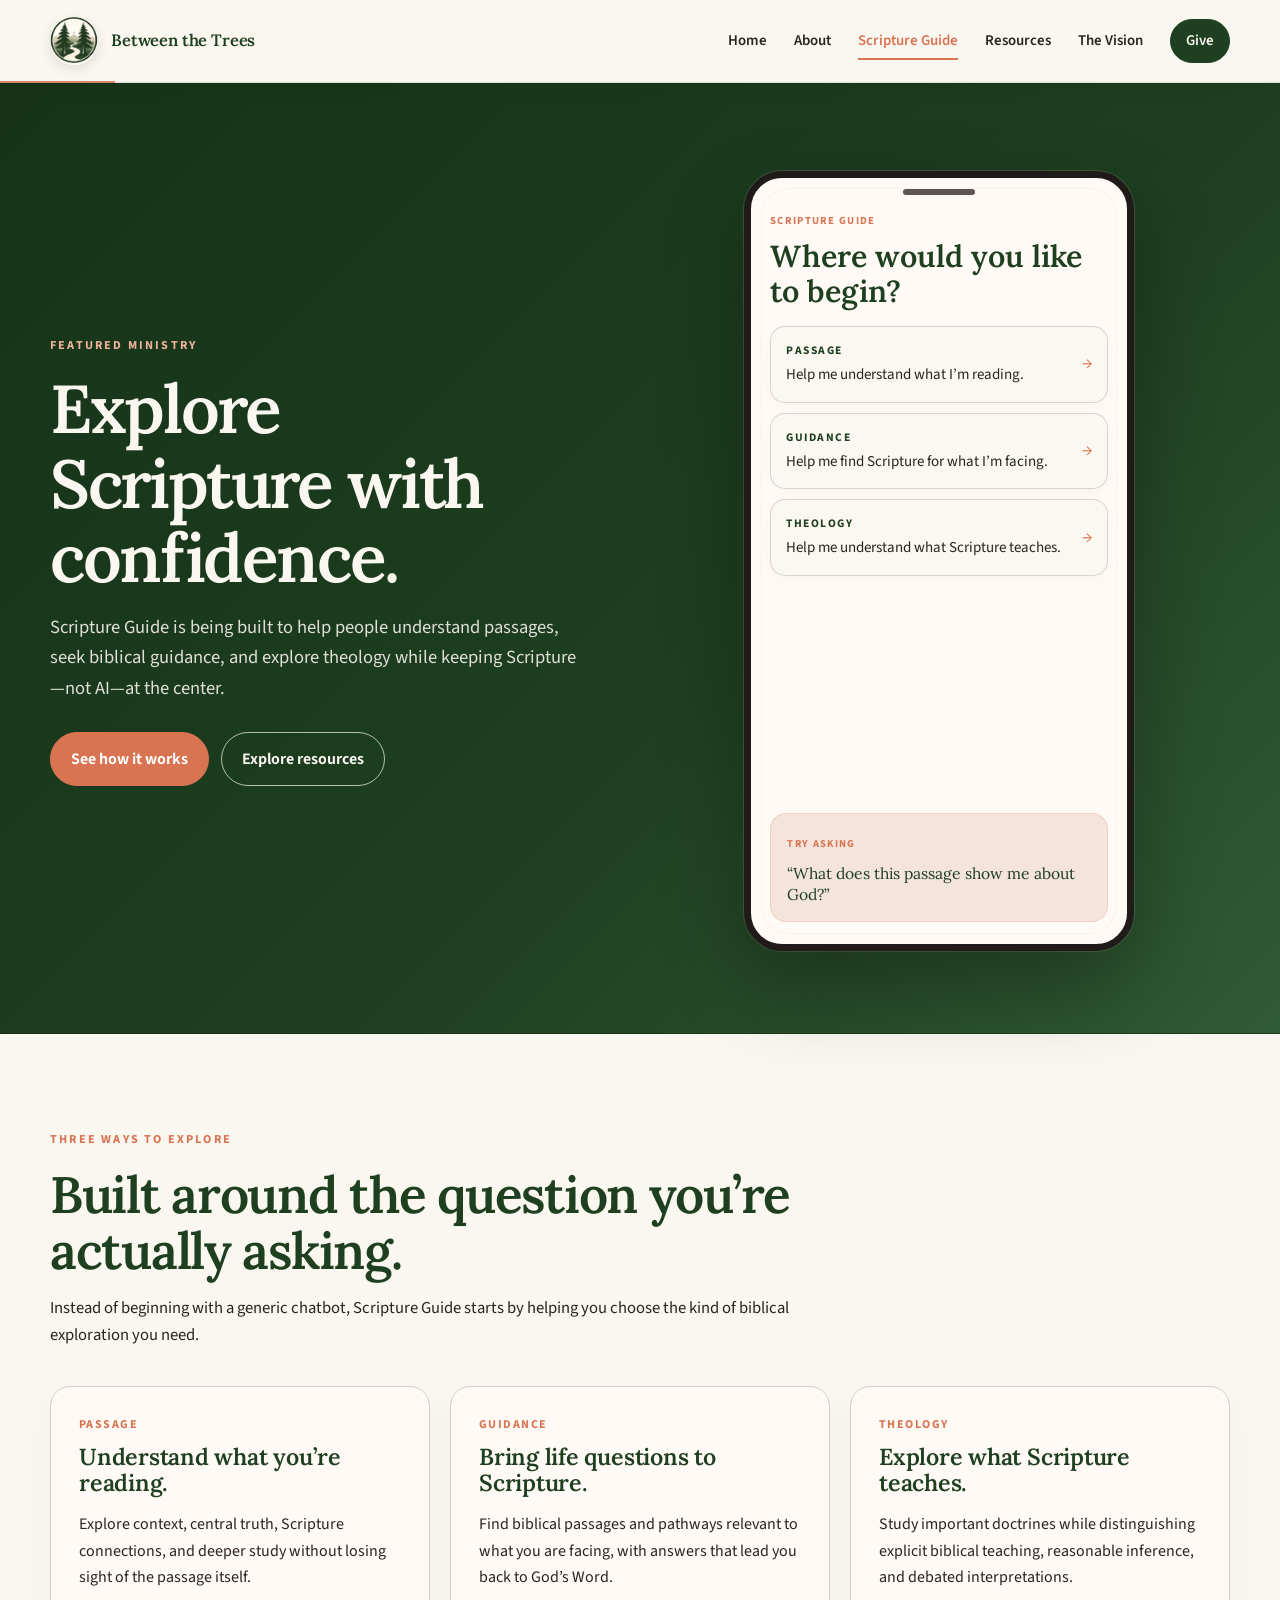
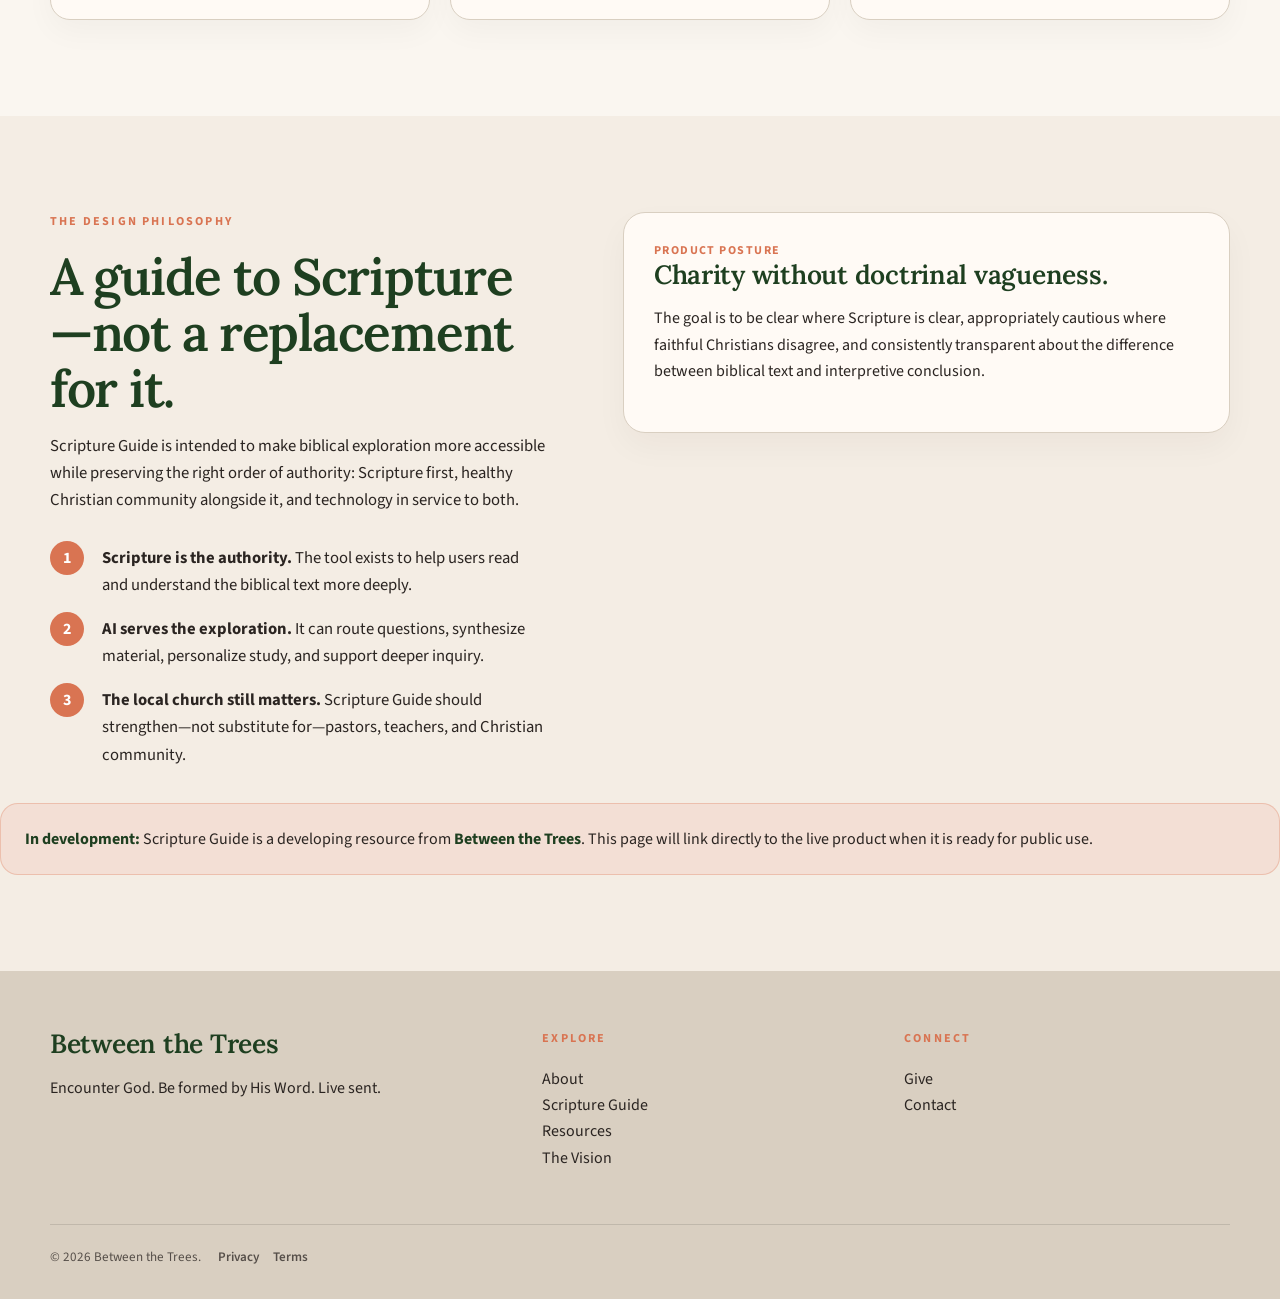
<file: scripture-guide.html>
<!doctype html><html><head><meta charset="utf-8"><meta name="viewport" content="width=device-width,initial-scale=1"><title>Scripture Guide | Between the Trees</title><link rel="stylesheet" href="styles.css"><link rel="stylesheet" href="secondary.css"></head><body><header><div class="container nav"><a class="brand" href="index.html"><span class="brand-mark"></span><span>Between the Trees</span></a><button class="menu" aria-label="Open menu">☰</button><nav class="navlinks"><a href="index.html">Home</a><a href="about.html">About</a><a href="scripture-guide.html">Scripture Guide</a><a href="resources.html">Resources</a><a href="vision.html">The Vision</a><a href="give.html">Give</a></nav></div></header><main><section class="subpage-hero guide-page-hero"><div class="container subpage-hero-grid"><div><div class="eyebrow">Featured ministry</div><h1>Explore Scripture with confidence.</h1><p class="subpage-intro">Scripture Guide is being built to help people understand passages, seek biblical guidance, and explore theology while keeping Scripture—not AI—at the center.</p><div class="subpage-actions"><a class="btn primary" href="#how-it-works">See how it works</a><a class="btn secondary" href="resources.html" style="color:var(--cream);border-color:rgba(250,246,240,.7)">Explore resources</a></div></div><div class="guide-page-device"><div class="phone"><div class="kicker">Scripture Guide</div><div class="screen-title">Where would you like to begin?</div><div class="mode"><b>PASSAGE</b>Help me understand what I’m reading.</div><div class="mode"><b>GUIDANCE</b>Help me find Scripture for what I’m facing.</div><div class="mode"><b>THEOLOGY</b>Help me understand what Scripture teaches.</div><div class="phone-prompt"><span>Try asking</span><p>“What does this passage show me about God?”</p></div></div></div></div></section><section class="content-band" id="how-it-works"><div class="container"><div class="content-copy"><div class="eyebrow">Three ways to explore</div><h2>Built around the question you’re actually asking.</h2><p>Instead of beginning with a generic chatbot, Scripture Guide starts by helping you choose the kind of biblical exploration you need.</p></div><div class="feature-cards"><div class="feature-card"><div class="kicker">Passage</div><h3>Understand what you’re reading.</h3><p>Explore context, central truth, Scripture connections, and deeper study without losing sight of the passage itself.</p></div><div class="feature-card"><div class="kicker">Guidance</div><h3>Bring life questions to Scripture.</h3><p>Find biblical passages and pathways relevant to what you are facing, with answers that lead you back to God’s Word.</p></div><div class="feature-card"><div class="kicker">Theology</div><h3>Explore what Scripture teaches.</h3><p>Study important doctrines while distinguishing explicit biblical teaching, reasonable inference, and debated interpretations.</p></div></div></div></section><section class="content-band alt"><div class="container content-grid"><div class="content-copy"><div class="eyebrow">The design philosophy</div><h2>A guide to Scripture—not a replacement for it.</h2><p>Scripture Guide is intended to make biblical exploration more accessible while preserving the right order of authority: Scripture first, healthy Christian community alongside it, and technology in service to both.</p><div class="purpose-list"><div class="purpose-item"><span>1</span><p><strong>Scripture is the authority.</strong> The tool exists to help users read and understand the biblical text more deeply.</p></div><div class="purpose-item"><span>2</span><p><strong>AI serves the exploration.</strong> It can route questions, synthesize material, personalize study, and support deeper inquiry.</p></div><div class="purpose-item"><span>3</span><p><strong>The local church still matters.</strong> Scripture Guide should strengthen—not substitute for—pastors, teachers, and Christian community.</p></div></div></div><div class="story-callout"><div class="kicker">Product posture</div><h3>Charity without doctrinal vagueness.</h3><p>The goal is to be clear where Scripture is clear, appropriately cautious where faithful Christians disagree, and consistently transparent about the difference between biblical text and interpretive conclusion.</p></div></div><div class="status-banner"><strong>In development:</strong> Scripture Guide is a developing resource from <strong>Between the Trees</strong>. This page will link directly to the live product when it is ready for public use.</div></section></main><footer><div class="container"><div class="footer-grid"><div><h3>Between the Trees</h3><p>Encounter God. Be formed by His Word. Live sent.</p></div><div><p class="eyebrow">Explore</p><p><a href="about.html">About</a><br><a href="scripture-guide.html">Scripture Guide</a><br><a href="resources.html">Resources</a><br><a href="vision.html">The Vision</a></p></div><div><p class="eyebrow">Connect</p><p><a href="give.html">Give</a><br><a href="contact.html">Contact</a></p></div></div><div class="small">© 2026 Between the Trees.</div></div></footer><script src="site.js"></script></body></html>
</file>
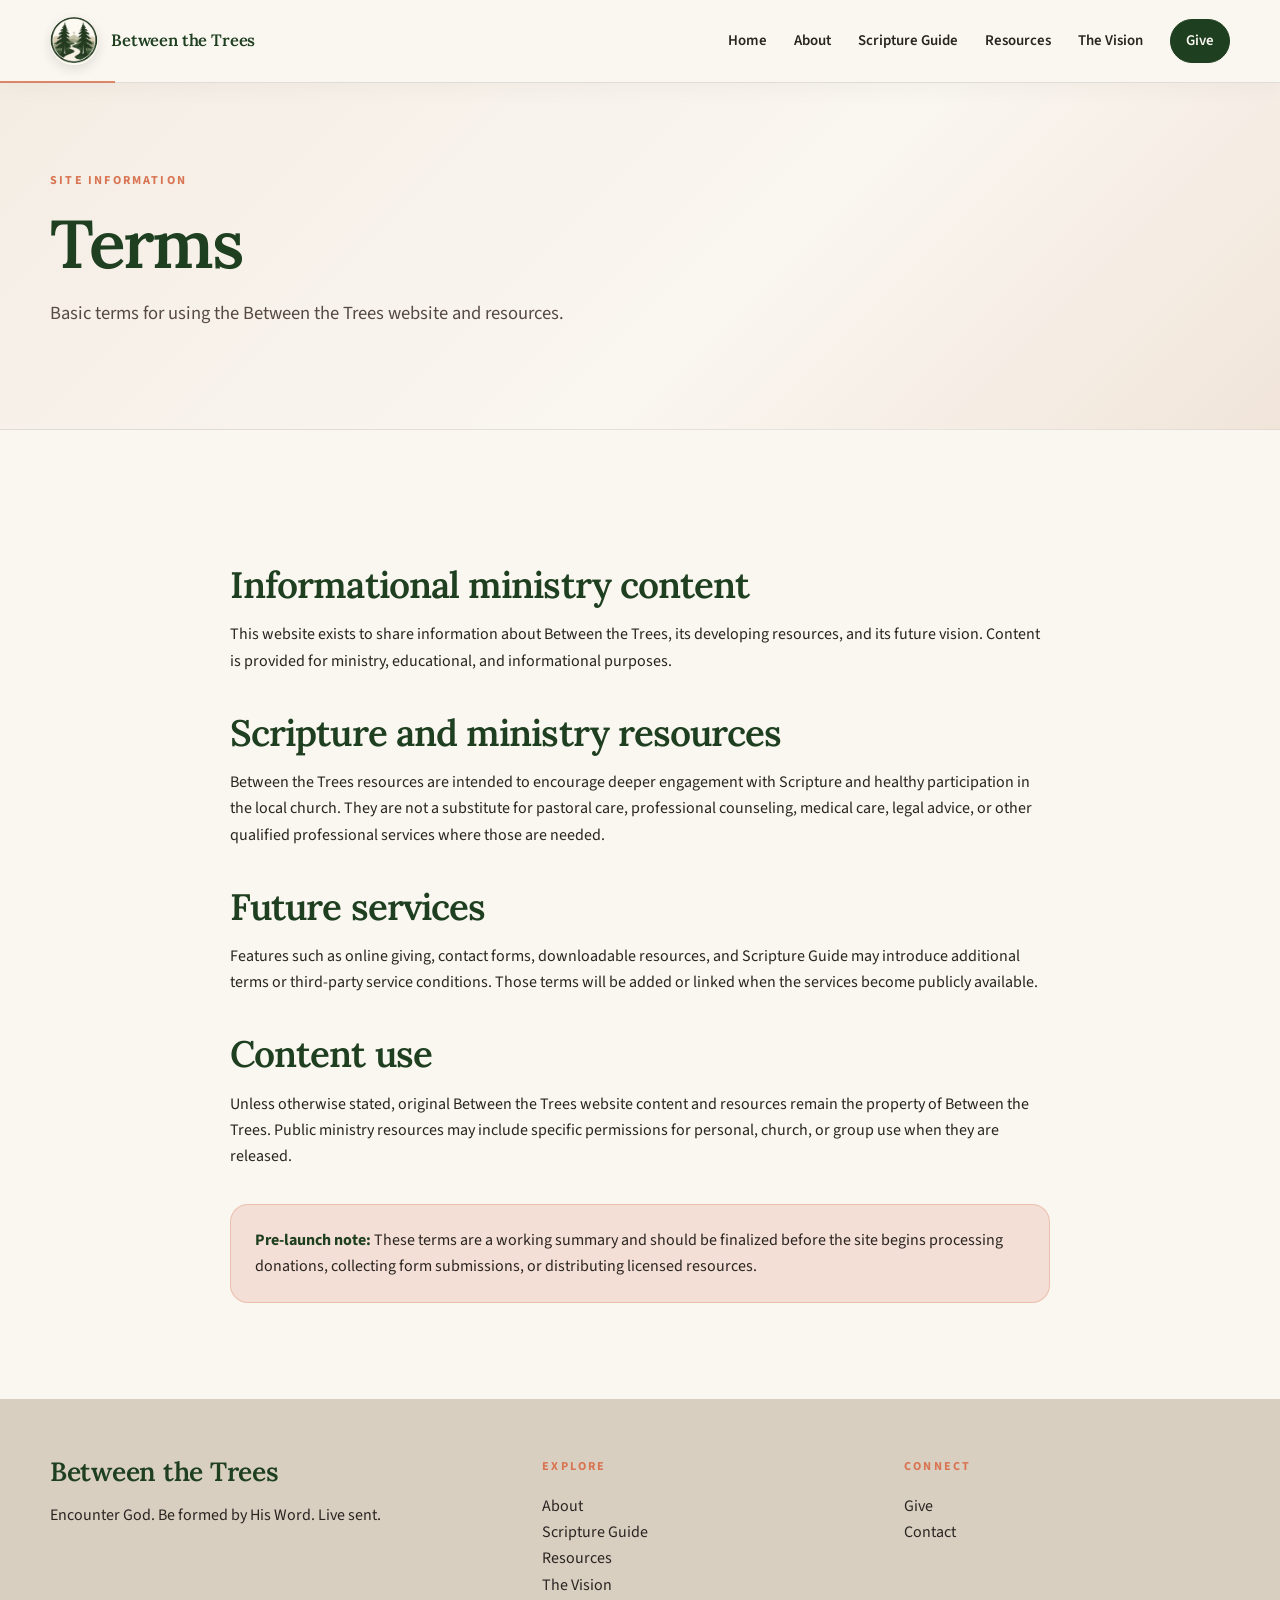
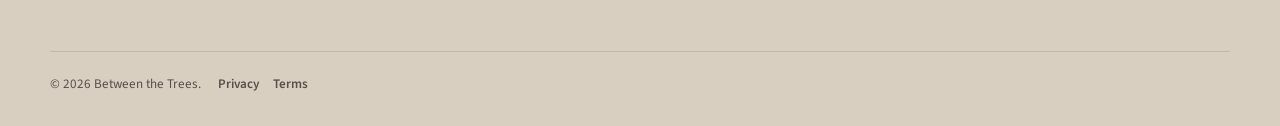
<file: terms.html>
<!doctype html><html><head><meta charset="utf-8"><meta name="viewport" content="width=device-width,initial-scale=1"><title>Terms | Between the Trees</title><meta name="description" content="Website terms for Between the Trees."><link rel="stylesheet" href="styles.css"><link rel="stylesheet" href="secondary.css"></head><body><header><div class="container nav"><a class="brand" href="index.html"><span class="brand-mark"></span><span>Between the Trees</span></a><button class="menu" aria-label="Open menu">☰</button><nav class="navlinks"><a href="index.html">Home</a><a href="about.html">About</a><a href="scripture-guide.html">Scripture Guide</a><a href="resources.html">Resources</a><a href="vision.html">The Vision</a><a href="give.html">Give</a></nav></div></header><main><section class="subpage-hero"><div class="container"><div class="eyebrow">Site information</div><h1>Terms</h1><p class="subpage-intro">Basic terms for using the Between the Trees website and resources.</p></div></section><section class="content-band"><div class="container prose"><h2>Informational ministry content</h2><p>This website exists to share information about Between the Trees, its developing resources, and its future vision. Content is provided for ministry, educational, and informational purposes.</p><h2>Scripture and ministry resources</h2><p>Between the Trees resources are intended to encourage deeper engagement with Scripture and healthy participation in the local church. They are not a substitute for pastoral care, professional counseling, medical care, legal advice, or other qualified professional services where those are needed.</p><h2>Future services</h2><p>Features such as online giving, contact forms, downloadable resources, and Scripture Guide may introduce additional terms or third-party service conditions. Those terms will be added or linked when the services become publicly available.</p><h2>Content use</h2><p>Unless otherwise stated, original Between the Trees website content and resources remain the property of Between the Trees. Public ministry resources may include specific permissions for personal, church, or group use when they are released.</p><div class="status-banner"><strong>Pre-launch note:</strong> These terms are a working summary and should be finalized before the site begins processing donations, collecting form submissions, or distributing licensed resources.</div></div></section></main><footer><div class="container"><div class="footer-grid"><div><h3>Between the Trees</h3><p>Encounter God. Be formed by His Word. Live sent.</p></div><div><p class="eyebrow">Explore</p><p><a href="about.html">About</a><br><a href="scripture-guide.html">Scripture Guide</a><br><a href="resources.html">Resources</a><br><a href="vision.html">The Vision</a></p></div><div><p class="eyebrow">Connect</p><p><a href="give.html">Give</a><br><a href="contact.html">Contact</a></p></div></div><div class="small">© 2026 Between the Trees.</div></div></footer><script src="site.js"></script></body></html>
</file>
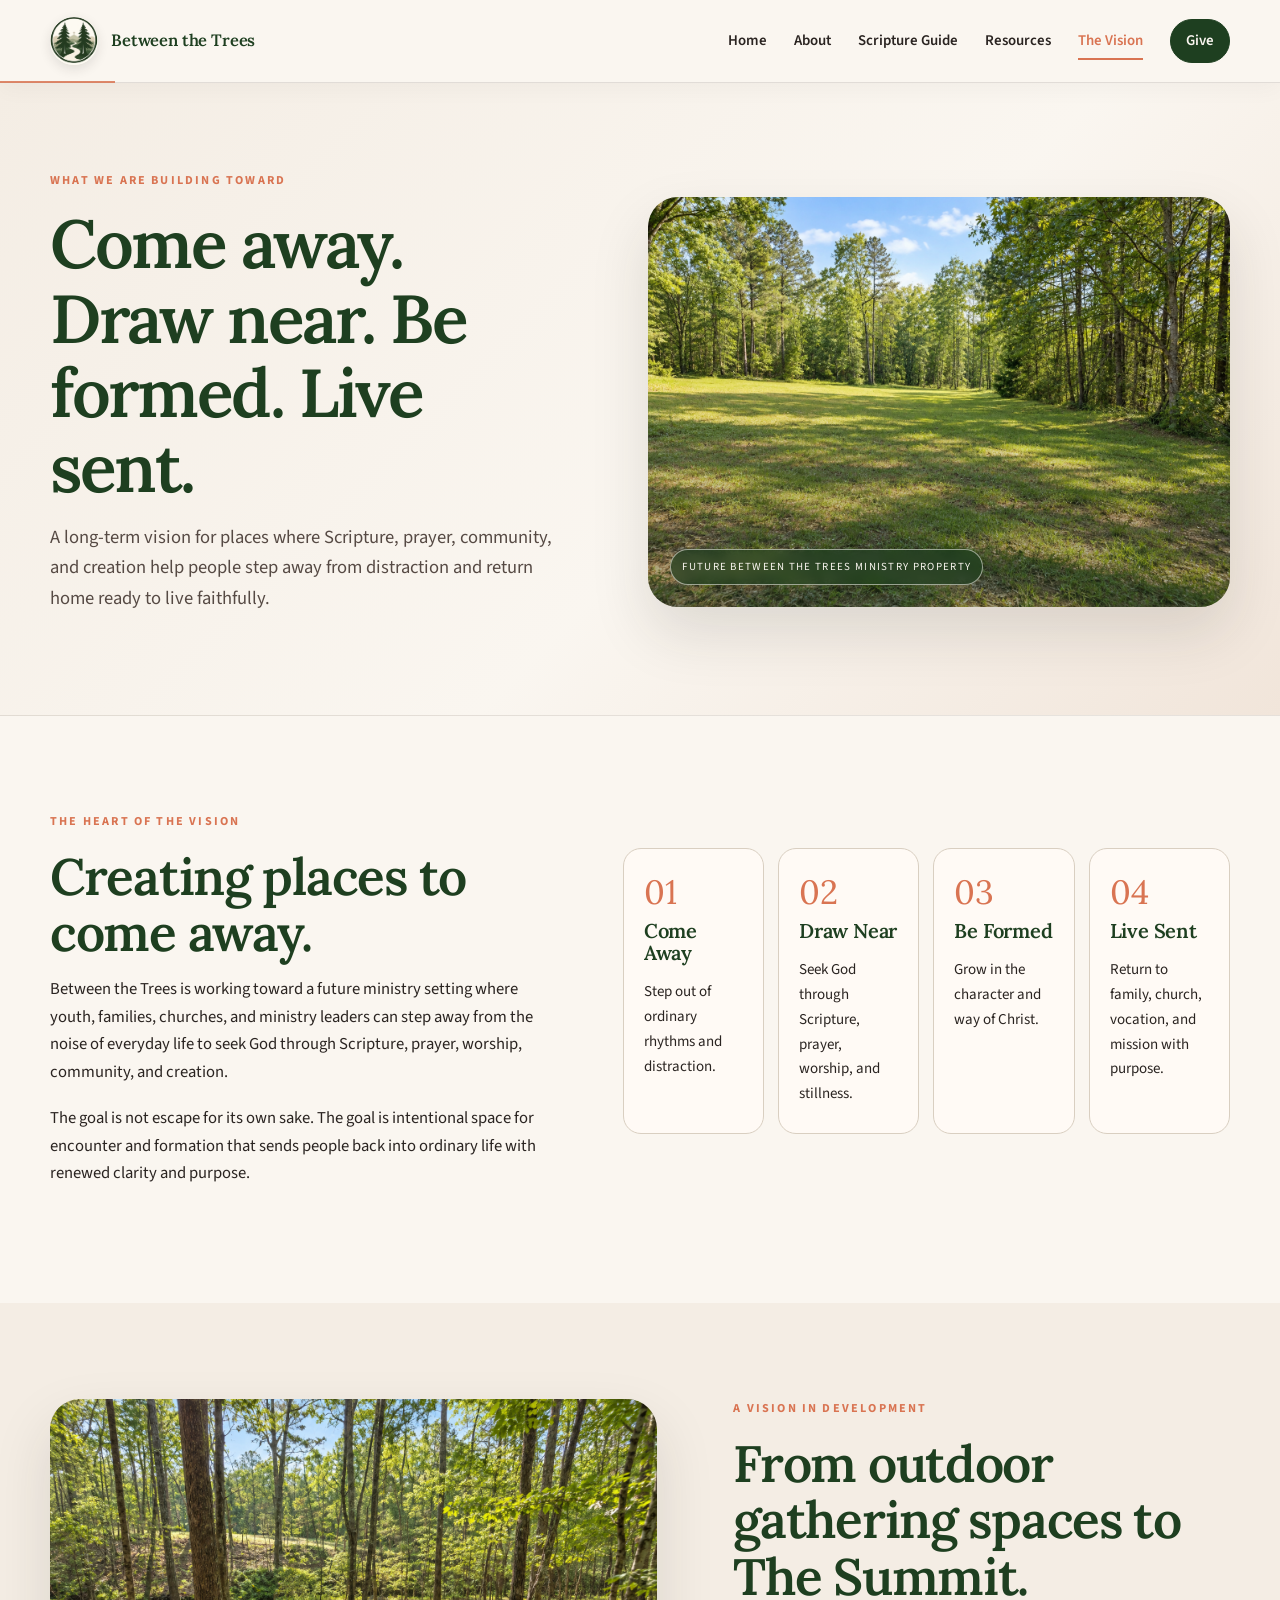
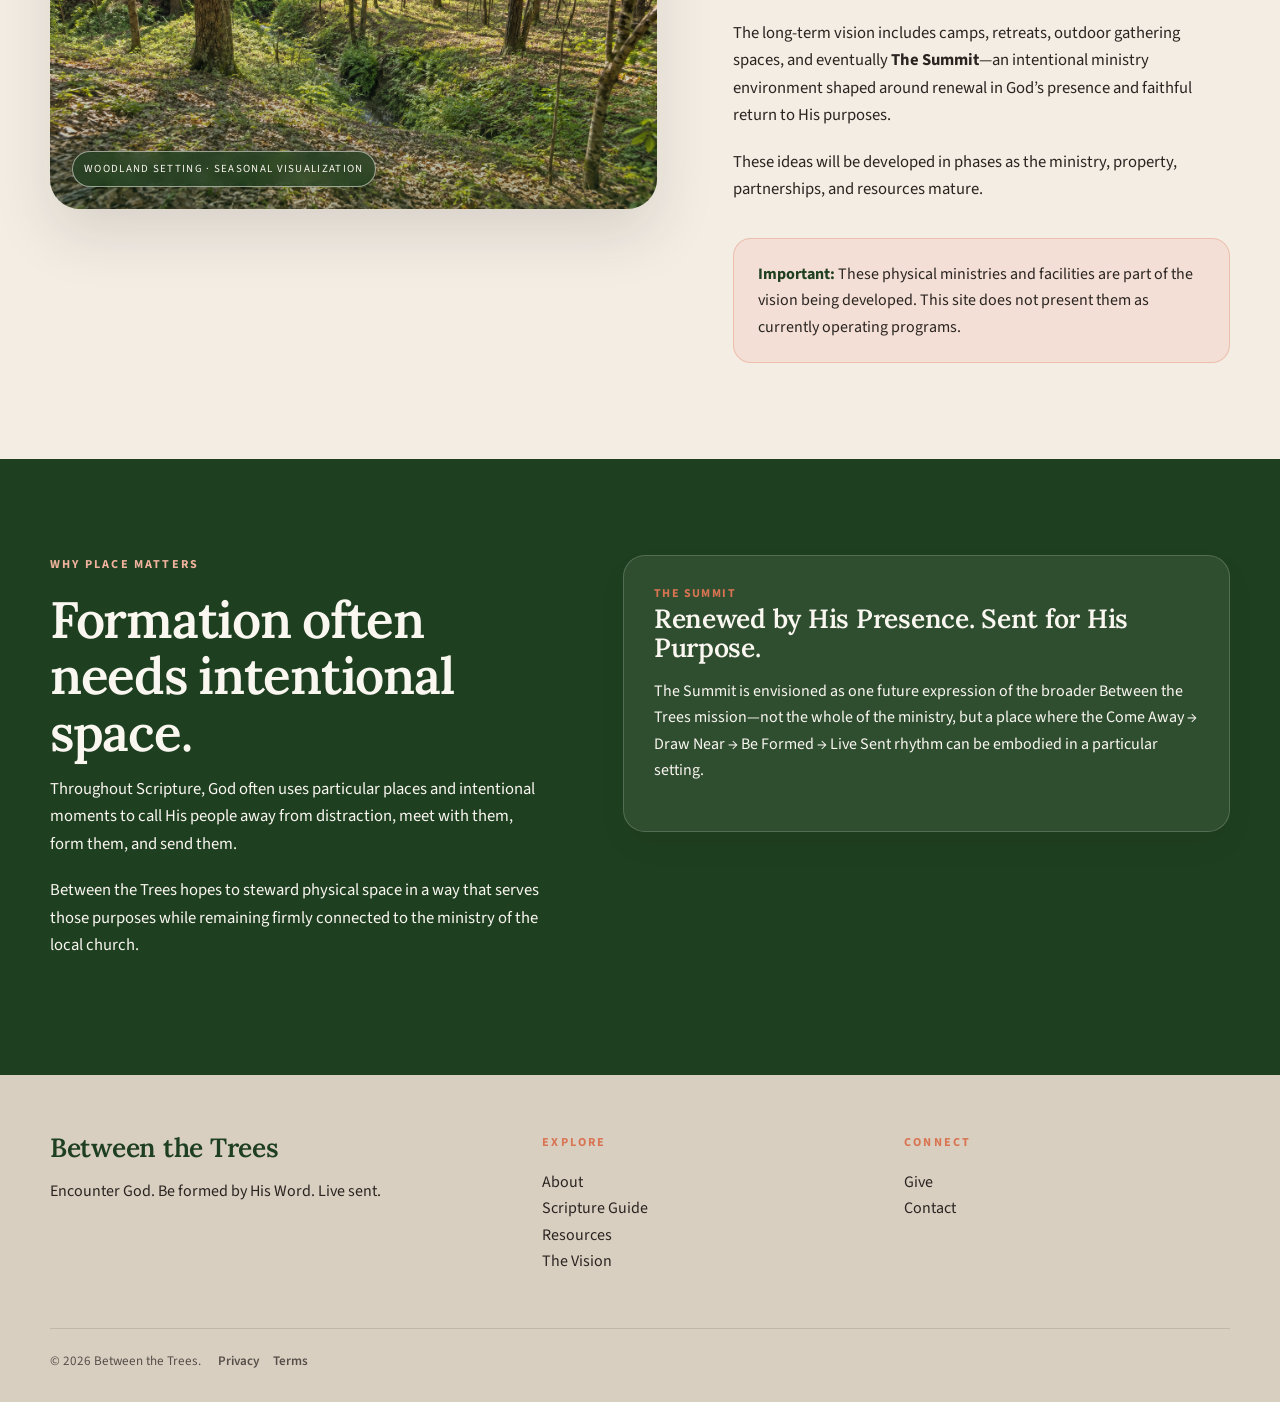
<file: vision.html>
<!doctype html><html><head><meta charset="utf-8"><meta name="viewport" content="width=device-width,initial-scale=1"><title>The Vision | Between the Trees</title><link rel="stylesheet" href="styles.css"><link rel="stylesheet" href="secondary.css"></head><body><header><div class="container nav"><a class="brand" href="index.html"><span class="brand-mark"></span><span>Between the Trees</span></a><button class="menu" aria-label="Open menu">☰</button><nav class="navlinks"><a href="index.html">Home</a><a href="about.html">About</a><a href="scripture-guide.html">Scripture Guide</a><a href="resources.html">Resources</a><a href="vision.html">The Vision</a><a href="give.html">Give</a></nav></div></header><main><section class="subpage-hero"><div class="container subpage-hero-grid"><div><div class="eyebrow">What we are building toward</div><h1>Come away. Draw near. Be formed. Live sent.</h1><p class="subpage-intro">A long-term vision for places where Scripture, prayer, community, and creation help people step away from distraction and return home ready to live faithfully.</p></div><div class="subpage-visual vision-page-visual"><div class="visual-label">Future Between the Trees ministry property</div></div></div></section><section class="content-band"><div class="container content-grid"><div class="content-copy"><div class="eyebrow">The heart of the vision</div><h2>Creating places to come away.</h2><p>Between the Trees is working toward a future ministry setting where youth, families, churches, and ministry leaders can step away from the noise of everyday life to seek God through Scripture, prayer, worship, community, and creation.</p><p>The goal is not escape for its own sake. The goal is intentional space for encounter and formation that sends people back into ordinary life with renewed clarity and purpose.</p></div><div class="rhythm-grid"><div class="rhythm-step"><div class="step-num">01</div><h3>Come Away</h3><p>Step out of ordinary rhythms and distraction.</p></div><div class="rhythm-step"><div class="step-num">02</div><h3>Draw Near</h3><p>Seek God through Scripture, prayer, worship, and stillness.</p></div><div class="rhythm-step"><div class="step-num">03</div><h3>Be Formed</h3><p>Grow in the character and way of Christ.</p></div><div class="rhythm-step"><div class="step-num">04</div><h3>Live Sent</h3><p>Return to family, church, vocation, and mission with purpose.</p></div></div></div></section><section class="content-band alt"><div class="container content-grid reverse"><div class="subpage-visual woods-page-visual"><div class="visual-label">Woodland setting · seasonal visualization</div></div><div class="content-copy"><div class="eyebrow">A vision in development</div><h2>From outdoor gathering spaces to The Summit.</h2><p>The long-term vision includes camps, retreats, outdoor gathering spaces, and eventually <strong>The Summit</strong>—an intentional ministry environment shaped around renewal in God’s presence and faithful return to His purposes.</p><p>These ideas will be developed in phases as the ministry, property, partnerships, and resources mature.</p><div class="status-banner"><strong>Important:</strong> These physical ministries and facilities are part of the vision being developed. This site does not present them as currently operating programs.</div></div></div></section><section class="content-band green"><div class="container content-grid"><div class="content-copy"><div class="eyebrow">Why place matters</div><h2>Formation often needs intentional space.</h2><p>Throughout Scripture, God often uses particular places and intentional moments to call His people away from distraction, meet with them, form them, and send them.</p><p>Between the Trees hopes to steward physical space in a way that serves those purposes while remaining firmly connected to the ministry of the local church.</p></div><div class="story-callout" style="background:rgba(250,246,240,.08);border-color:rgba(250,246,240,.18);color:var(--cream)"><div class="kicker">The Summit</div><h3 style="color:var(--cream)">Renewed by His Presence. Sent for His Purpose.</h3><p>The Summit is envisioned as one future expression of the broader Between the Trees mission—not the whole of the ministry, but a place where the Come Away → Draw Near → Be Formed → Live Sent rhythm can be embodied in a particular setting.</p></div></div></section></main><footer><div class="container"><div class="footer-grid"><div><h3>Between the Trees</h3><p>Encounter God. Be formed by His Word. Live sent.</p></div><div><p class="eyebrow">Explore</p><p><a href="about.html">About</a><br><a href="scripture-guide.html">Scripture Guide</a><br><a href="resources.html">Resources</a><br><a href="vision.html">The Vision</a></p></div><div><p class="eyebrow">Connect</p><p><a href="give.html">Give</a><br><a href="contact.html">Contact</a></p></div></div><div class="small">© 2026 Between the Trees.</div></div></footer><script src="site.js"></script></body></html>
</file>
<file: styles.css>
@import url('https://fonts.googleapis.com/css2?family=Lora:wght@500;600&family=Source+Sans+3:wght@400;500;600;700&display=swap');:root{--forest:#1E3F20;--forest-2:#294d2b;--sand:#D9CFC1;--cream:#FAF6F0;--paper:#FAF6F0;--charcoal:#2A2421;--terracotta:#D97452;--line:#D9CFC1;--max:1180px}*{box-sizing:border-box}html{scroll-behavior:smooth}body{margin:0;font-family:"Source Sans 3",ui-sans-serif,system-ui,-apple-system,BlinkMacSystemFont,"Segoe UI",sans-serif;background:var(--paper);color:var(--charcoal);line-height:1.65;font-weight:400}h1,h2,h3{font-family:"Lora",Georgia,serif;font-weight:600;line-height:1.1;margin:0 0 1rem;color:var(--forest)}h1{font-size:clamp(3rem,6vw,5.7rem);letter-spacing:-.035em}h2{font-size:clamp(2.15rem,4vw,3.8rem);letter-spacing:-.025em}h3{font-size:1.65rem;letter-spacing:-.01em}p{margin:0 0 1.2rem}a{color:inherit}.container{width:min(var(--max),calc(100% - 40px));margin:auto}.eyebrow{font-size:.76rem;letter-spacing:.18em;text-transform:uppercase;font-weight:700;color:var(--terracotta);margin-bottom:1rem}.section-lede{font-size:1.08rem;max-width:720px}.section-heading{display:grid;grid-template-columns:1.05fr .95fr;gap:70px;align-items:end;margin-bottom:44px}.section-heading p{max-width:520px;margin-bottom:8px}header{position:sticky;top:0;z-index:20;background:rgba(250,246,240,.97);backdrop-filter:blur(14px);border-bottom:1px solid rgba(42,36,33,.12);box-shadow:0 6px 22px rgba(42,36,33,.035)}header:after{content:"";position:absolute;left:0;right:0;bottom:-1px;height:2px;background:linear-gradient(90deg,var(--terracotta) 0 9%,transparent 9% 100%);opacity:.85}.nav{height:82px;display:flex;align-items:center;justify-content:space-between;gap:28px}.brand{text-decoration:none;display:flex;align-items:center;gap:13px;font-family:"Lora",Georgia,serif;font-size:1.03rem;font-weight:600;color:var(--forest);letter-spacing:-.01em}.brand-mark{width:42px;height:42px;border:0;border-radius:14px 14px 5px 14px;display:grid;place-items:center;background:var(--forest);color:var(--cream);font-family:"Lora",Georgia,serif;font-size:.8rem;font-weight:600;letter-spacing:-.03em;box-shadow:inset 0 0 0 1px rgba(250,246,240,.18),0 5px 14px rgba(30,63,32,.14);position:relative}.brand-mark:after{content:"";position:absolute;width:7px;height:7px;border-radius:50%;background:var(--terracotta);right:-2px;top:-2px;border:2px solid var(--cream)}.navlinks{display:flex;gap:27px;align-items:center;font-size:.93rem;font-weight:600}.navlinks a{text-decoration:none;position:relative;transition:.2s}.navlinks a:not(:last-child):after{content:"";position:absolute;left:0;right:100%;bottom:-7px;height:2px;background:var(--terracotta);transition:.2s}.navlinks a:not(:last-child):hover:after{right:0}.navlinks a:hover{color:var(--terracotta)}.navlinks a:last-child{padding:9px 15px;border-radius:999px;background:var(--forest);color:var(--cream);border:1px solid var(--forest)}.navlinks a:last-child:hover{background:var(--terracotta);border-color:var(--terracotta);color:#fff}.menu{display:none;border:0;background:none;font-size:1.6rem;color:var(--forest)}.btn{display:inline-flex;align-items:center;justify-content:center;padding:13px 20px;border-radius:999px;text-decoration:none;font-weight:650;border:1px solid var(--terracotta);transition:.2s}.btn.primary{background:var(--terracotta);color:#fff;border-color:var(--terracotta)}.btn.secondary{background:transparent;color:var(--forest);border-color:var(--forest)}.btn:hover{transform:translateY(-1px)}.hero{min-height:calc(100vh - 82px);display:flex;align-items:center;position:relative;overflow:hidden;background:linear-gradient(90deg,#163318 0%,#1E3F20 56%,#254d28 100%);color:var(--cream)}.hero .container{padding:72px 0}.hero-shell{display:grid;grid-template-columns:1.02fr .98fr;gap:60px;align-items:center}.hero-copy{padding:34px 0}.hero-eyebrow{color:#efb29d}.hero h1{color:var(--cream);max-width:760px}.hero .lede{max-width:620px;font-size:1.18rem;color:rgba(250,246,240,.9)}.hero .actions{display:flex;gap:12px;flex-wrap:wrap;margin-top:30px}.hero .btn.secondary{color:var(--cream);border-color:rgba(250,246,240,.72)}.hero-note{display:flex;align-items:center;gap:14px;margin-top:44px;color:rgba(250,246,240,.7);font-size:.9rem}.hero-note span{width:42px;height:1px;background:var(--terracotta);display:block}.hero-note p{margin:0}.hero-visual{min-height:610px;border-radius:34px 34px 8px 34px;position:relative;overflow:hidden;background-image:linear-gradient(180deg,rgba(30,63,32,.03) 0%,rgba(30,63,32,.10) 46%,rgba(19,39,21,.58) 100%),url("ChatGPT Image Sep 10, 2026, 07_49_33 AM (2).png");background-size:cover;background-position:center center;background-repeat:no-repeat;box-shadow:0 34px 70px rgba(0,0,0,.2)}.hero-visual:before{content:"";position:absolute;inset:0;background:linear-gradient(115deg,transparent 0 58%,rgba(250,246,240,.06) 58% 59%,transparent 59%);pointer-events:none}.hero-photo-label{position:absolute;top:24px;right:24px;padding:8px 11px;background:rgba(30,63,32,.62);border:1px solid rgba(250,246,240,.6);border-radius:999px;color:rgba(250,246,240,.96);font-size:.64rem;letter-spacing:.12em;text-transform:uppercase;backdrop-filter:blur(6px)}.hero-photo-caption{position:absolute;left:30px;right:30px;bottom:30px;display:flex;flex-direction:column;color:var(--cream);text-shadow:0 2px 12px rgba(0,0,0,.35)}.hero-photo-caption strong{font-family:"Lora",Georgia,serif;font-size:2rem;font-weight:500}.hero-photo-caption span{font-size:.92rem;opacity:.9}.section{padding:110px 0}.section.alt{background:#f4ede4}.story-section{background:var(--cream)}.story-grid,.split{display:grid;grid-template-columns:1.05fr .95fr;gap:70px;align-items:center}.story-visual,.vision-visual{min-height:470px;border-radius:28px;position:relative;overflow:hidden;display:flex;align-items:flex-end;padding:26px;color:var(--cream)}.story-visual{background:linear-gradient(180deg,rgba(30,63,32,.08),rgba(30,63,32,.66)),radial-gradient(circle at 68% 22%,rgba(217,116,82,.28),transparent 20%),linear-gradient(135deg,#D9CFC1,#66745b)}.story-visual:before,.vision-visual:before{content:"";position:absolute;inset:0;background:linear-gradient(140deg,rgba(255,255,255,.06),transparent 35%);pointer-events:none}.vision-visual{background-image:linear-gradient(180deg,rgba(42,36,33,.02) 0%,rgba(30,63,32,.08) 48%,rgba(22,51,24,.50) 100%),url("ChatGPT Image Sep 10, 2026, 07_49_33 AM (1).png");background-size:cover;background-position:center center;background-repeat:no-repeat;box-shadow:0 24px 54px rgba(42,36,33,.12)}.visual-caption{position:relative;z-index:1;font-size:.72rem;letter-spacing:.12em;text-transform:uppercase;opacity:.96;padding:8px 11px;border-radius:999px;background:rgba(30,63,32,.60);border:1px solid rgba(250,246,240,.45);backdrop-filter:blur(5px)}.timeline{display:grid;grid-template-columns:repeat(4,1fr);gap:8px;margin-top:34px}.timeline div{border-top:2px solid var(--terracotta);padding-top:12px;font-size:.77rem;text-transform:uppercase;letter-spacing:.08em;font-weight:700}.cards{display:grid;grid-template-columns:repeat(3,1fr);gap:22px}.card{background:#fffaf5;border:1px solid var(--sand);border-radius:22px;padding:32px;min-height:310px;box-shadow:0 14px 32px rgba(42,36,33,.035)}.card .num{font-family:"Lora",Georgia,serif;font-size:3rem;font-weight:500;color:var(--terracotta);opacity:.9}.card-tag{min-height:52px}.card ul{padding-left:18px;color:#5c514b}.guide{background:var(--forest);color:var(--cream);position:relative;overflow:hidden}.guide:before{content:"";position:absolute;width:460px;height:460px;border-radius:50%;background:rgba(217,116,82,.07);right:-170px;top:-220px}.guide:after{content:"";position:absolute;width:380px;height:380px;border-radius:50%;border:1px solid rgba(250,246,240,.08);left:-170px;bottom:-190px}.guide h2,.guide h3{color:var(--cream)}.guide .eyebrow{color:#efb29d}.guide-shell{display:grid;grid-template-columns:.82fr 1.18fr;gap:88px;align-items:center;position:relative;z-index:1}.guide-copy{max-width:620px}.guide-copy p{font-size:1.04rem}.phone{width:min(370px,100%);aspect-ratio:9/18;border:7px solid #201b18;border-radius:38px;background:#fffaf5;margin:auto;padding:34px 19px 22px;color:var(--charcoal);box-shadow:0 38px 82px rgba(0,0,0,.28),0 0 0 1px rgba(250,246,240,.14);display:flex;flex-direction:column;position:relative}.phone:before{content:"";position:absolute;top:11px;left:50%;transform:translateX(-50%);width:72px;height:6px;border-radius:999px;background:#2f2925;opacity:.78}.phone:after{content:"";position:absolute;inset:10px;border-radius:28px;box-shadow:inset 0 0 0 1px rgba(42,36,33,.035);pointer-events:none}.phone .kicker{margin-bottom:8px;font-size:.67rem}.phone .screen-title{font-family:"Lora",Georgia,serif;font-weight:600;color:var(--forest);font-size:1.9rem;line-height:1.17;margin-bottom:17px}.mode{border:1px solid rgba(217,207,193,.9);padding:14px 38px 14px 15px;margin:0 0 10px;border-radius:15px;background:rgba(250,246,240,.72);position:relative;box-shadow:0 5px 14px rgba(42,36,33,.025);font-size:.94rem}.mode:after{content:"→";position:absolute;right:15px;top:50%;transform:translateY(-50%);color:var(--terracotta);font-size:1.05rem}.mode b{display:block;color:var(--forest);font-size:.72rem;letter-spacing:.13em;margin-bottom:3px}.phone-prompt{margin-top:auto;border:0;padding:16px 17px;border-radius:16px;background:#f4e4dc;box-shadow:inset 0 0 0 1px rgba(217,116,82,.18)}.phone-prompt span{font-size:.66rem;letter-spacing:.13em;text-transform:uppercase;color:var(--terracotta);font-weight:700}.phone-prompt p{font-family:"Lora",Georgia,serif;color:var(--forest);line-height:1.38;margin:.45rem 0 0;font-size:.98rem}.guide .btn{background:var(--terracotta);border-color:var(--terracotta);color:#fff}.vision-split{grid-template-columns:.9fr 1.1fr}.rhythm{display:flex;gap:10px;flex-wrap:wrap;margin:30px 0}.rhythm span{padding:10px 15px;border:1px solid var(--sand);border-radius:999px;background:#fffaf5;font-size:.9rem}.church{background:#f4ede4}.church-grid{display:grid;grid-template-columns:.85fr 1.15fr;gap:90px;align-items:end}.church-grid p{font-size:1.08rem;max-width:650px;margin-bottom:8px}.scripture{padding:120px 0;text-align:center;background:linear-gradient(rgba(30,63,32,.68),rgba(30,63,32,.78)),linear-gradient(135deg,#6e795f,#1E3F20);color:var(--cream);position:relative}.scripture blockquote{font-family:"Lora",Georgia,serif;font-weight:500;font-size:clamp(2rem,4.6vw,4.25rem);line-height:1.18;margin:0 auto 20px;max-width:920px}.scripture cite{font-style:normal;opacity:.85}.invite{text-align:center}.invite p{max-width:750px;margin:0 auto 28px}.invite .actions{display:flex;justify-content:center;gap:12px;flex-wrap:wrap}footer{background:var(--sand);color:var(--charcoal);padding:58px 0 30px}.footer-grid{display:grid;grid-template-columns:1.4fr 1fr 1fr;gap:36px}footer h3{color:var(--forest)}footer a{text-decoration:none;color:var(--charcoal)}footer .small{opacity:.75;font-size:.82rem;border-top:1px solid rgba(42,36,33,.18);padding-top:22px;margin-top:34px}.page-hero{padding:110px 0 70px;background:#f4ede4}.page-hero p{max-width:760px;font-size:1.14rem}.prose{max-width:820px}.prose h2{margin-top:2.4rem;font-size:2.3rem}.notice{padding:18px 22px;border-left:4px solid var(--terracotta);background:#f4ede4;margin:28px 0}.resource-grid{display:grid;grid-template-columns:repeat(3,1fr);gap:20px}.resource{padding:24px;border:1px solid var(--sand);border-radius:18px;background:#fffaf5}.kicker{color:var(--terracotta);font-weight:700;text-transform:uppercase;font-size:.75rem;letter-spacing:.12em}@media(max-width:980px){.hero-shell,.section-heading,.story-grid,.split,.guide-shell,.church-grid{grid-template-columns:1fr}.hero{min-height:auto}.hero .container{padding:54px 0 72px}.hero-visual{min-height:480px;background-position:center 48%}.guide-shell{gap:52px}.vision-split{grid-template-columns:1fr}.section-heading{gap:20px}.church-grid{gap:24px}.card-tag{min-height:0}}@media(max-width:820px){.navlinks{display:none;position:absolute;top:82px;left:0;right:0;background:var(--cream);padding:22px 20px;flex-direction:column;align-items:flex-start;border-bottom:1px solid var(--sand)}.navlinks.open{display:flex}.navlinks a:last-child{background:transparent;color:var(--forest);padding:0;border:0}.menu{display:block}.cards,.resource-grid{grid-template-columns:1fr}.section{padding:76px 0}.timeline{grid-template-columns:1fr 1fr}.hero-copy{padding:10px 0}.hero-visual{min-height:380px;border-radius:26px;background-position:center center}.hero-photo-caption{left:22px;right:22px;bottom:22px}.hero-photo-caption strong{font-size:1.65rem}.hero-photo-label{top:18px;right:18px}.story-visual,.vision-visual{min-height:360px}.vision-visual{background-position:center center}.phone{width:min(340px,100%)}.footer-grid{grid-template-columns:1fr}}
</file>
<file: secondary.css>
.subpage-hero{padding:88px 0 82px;background:linear-gradient(135deg,#f4ede4 0%,var(--cream) 58%,#f1e5da 100%);border-bottom:1px solid rgba(42,36,33,.09)}.subpage-hero-grid{display:grid;grid-template-columns:.95fr 1.05fr;gap:72px;align-items:center}.subpage-hero h1{font-size:clamp(3rem,5.3vw,5.3rem);max-width:780px}.subpage-intro{font-size:1.16rem;max-width:650px;color:#564a44}.subpage-actions{display:flex;gap:12px;flex-wrap:wrap;margin-top:28px}.subpage-visual{min-height:410px;border-radius:30px;position:relative;overflow:hidden;box-shadow:0 26px 58px rgba(42,36,33,.13);background-color:var(--sand)}.subpage-visual:after{content:"";position:absolute;inset:0;background:linear-gradient(180deg,transparent 48%,rgba(30,63,32,.40) 100%);pointer-events:none}.subpage-visual .visual-label{position:absolute;z-index:1;left:22px;bottom:22px;padding:8px 11px;border-radius:999px;background:rgba(30,63,32,.68);border:1px solid rgba(250,246,240,.55);color:var(--cream);font-size:.68rem;letter-spacing:.12em;text-transform:uppercase;backdrop-filter:blur(5px)}.about-visual{background-image:url("ChatGPT Image Sep 10, 2026, 08_04_16 AM.png");background-size:cover;background-position:center}.vision-page-visual{background-image:url("ChatGPT Image Sep 10, 2026, 07_49_33 AM (2).png");background-size:cover;background-position:center}.woods-page-visual{background-image:url("ChatGPT Image Sep 10, 2026, 07_49_33 AM (1).png");background-size:cover;background-position:center}.emblem-visual{display:grid;place-items:center;background:radial-gradient(circle at center,#fffaf5 0 40%,#efe5d9 72%,#e6d7c6 100%)}.emblem-visual:after{display:none}.emblem-visual img{width:min(72%,330px);aspect-ratio:1;object-fit:cover;border-radius:50%;box-shadow:0 18px 36px rgba(42,36,33,.14)}.content-band{padding:96px 0;background:var(--cream)}.content-band.alt{background:#f4ede4}.content-band.green{background:var(--forest);color:var(--cream)}.content-band.green h2,.content-band.green h3{color:var(--cream)}.content-band.green .eyebrow{color:#efb29d}.content-grid{display:grid;grid-template-columns:.9fr 1.1fr;gap:76px;align-items:start}.content-grid.reverse{grid-template-columns:1.1fr .9fr}.content-copy{max-width:760px}.content-copy h2{font-size:clamp(2.2rem,4vw,3.7rem)}.content-copy p{font-size:1.04rem}.feature-cards{display:grid;grid-template-columns:repeat(3,1fr);gap:20px;margin-top:36px}.feature-card{background:#fffaf5;border:1px solid var(--sand);border-radius:20px;padding:28px;box-shadow:0 12px 30px rgba(42,36,33,.035)}.feature-card h3{font-size:1.45rem}.feature-card p:last-child{margin-bottom:0}.feature-card .kicker{margin-bottom:10px}.story-callout{padding:28px 30px;border-radius:22px;background:#fffaf5;border:1px solid var(--sand);box-shadow:0 14px 32px rgba(42,36,33,.04)}.story-callout strong{color:var(--forest)}.values-grid{display:grid;grid-template-columns:repeat(2,1fr);gap:18px}.value-card{padding:25px;border-radius:18px;background:#fffaf5;border:1px solid var(--sand)}.value-card h3{font-size:1.3rem;margin-bottom:.5rem}.value-card p{margin-bottom:0}.rhythm-grid{display:grid;grid-template-columns:repeat(4,1fr);gap:14px;margin-top:36px}.rhythm-step{padding:26px 20px;border-radius:18px;background:#fffaf5;border:1px solid var(--sand);position:relative}.rhythm-step .step-num{font-family:"Lora",Georgia,serif;font-size:2.1rem;color:var(--terracotta);line-height:1;margin-bottom:12px}.rhythm-step h3{font-size:1.25rem}.rhythm-step p{font-size:.94rem;margin-bottom:0}.status-banner{padding:22px 24px;border-radius:18px;background:#f3dfd5;border:1px solid rgba(217,116,82,.3);margin-top:34px}.status-banner strong{color:var(--forest)}.guide-page-device{width:min(390px,100%);margin:auto}.guide-page-device .phone{width:100%;margin:0}.guide-page-hero{background:linear-gradient(135deg,#163318 0%,var(--forest) 58%,#315b34 100%);color:var(--cream)}.guide-page-hero h1{color:var(--cream)}.guide-page-hero .subpage-intro{color:rgba(250,246,240,.88)}.guide-page-hero .eyebrow{color:#efb29d}.resource-feature{min-height:100%;display:flex;flex-direction:column}.resource-feature .resource-status{margin-top:auto;padding-top:18px;font-size:.8rem;text-transform:uppercase;letter-spacing:.1em;color:var(--terracotta);font-weight:700}.purpose-list{display:grid;gap:12px;margin-top:26px}.purpose-item{display:grid;grid-template-columns:38px 1fr;gap:14px;align-items:start}.purpose-item span{width:34px;height:34px;border-radius:50%;display:grid;place-items:center;background:var(--terracotta);color:#fff;font-weight:700}.purpose-item p{margin:4px 0 0}.participation-grid{display:grid;grid-template-columns:repeat(2,1fr);gap:18px}.participation-card{padding:26px;border:1px solid var(--sand);border-radius:18px;background:#fffaf5}.participation-card h3{font-size:1.3rem}.participation-card p{margin-bottom:0}.disabled-action{display:inline-flex;align-items:center;gap:8px;padding:12px 18px;border-radius:999px;background:#ded1c3;color:#78685e;font-weight:700;margin-top:18px}.contact-grid{display:grid;grid-template-columns:repeat(3,1fr);gap:18px;margin-top:34px}.contact-card{padding:28px;border-radius:20px;background:#fffaf5;border:1px solid var(--sand)}.contact-card h3{font-size:1.35rem}.contact-card p{margin-bottom:0}.contact-card .kicker{margin-bottom:10px}.mini-cta{margin-top:36px;padding:28px 30px;border-radius:22px;background:var(--forest);color:var(--cream);display:flex;align-items:center;justify-content:space-between;gap:24px}.mini-cta h3{color:var(--cream);margin-bottom:.35rem}.mini-cta p{margin-bottom:0;opacity:.88}.mini-cta .btn{white-space:nowrap}.subpage-footer-note{font-size:.86rem;color:#74655d;margin-top:26px}.montage-wide{min-height:0;aspect-ratio:1672/941;background-image:url("ChatGPT Image Sep 10, 2026, 08_04_16 AM.png");background-size:cover;background-position:center;border-radius:26px;box-shadow:0 24px 54px rgba(42,36,33,.12)}@media(max-width:980px){.subpage-hero-grid,.content-grid,.content-grid.reverse{grid-template-columns:1fr}.subpage-hero{padding:64px 0}.subpage-visual{min-height:360px}.feature-cards{grid-template-columns:1fr 1fr}.rhythm-grid{grid-template-columns:1fr 1fr}.content-grid{gap:38px}}@media(max-width:700px){.subpage-hero h1{font-size:clamp(2.7rem,13vw,4.1rem)}.subpage-visual{min-height:300px;border-radius:22px}.content-band{padding:72px 0}.feature-cards,.values-grid,.participation-grid,.contact-grid,.rhythm-grid{grid-template-columns:1fr}.mini-cta{align-items:flex-start;flex-direction:column}.montage-wide{border-radius:18px}.emblem-visual img{width:min(76%,270px)}}
</file>
